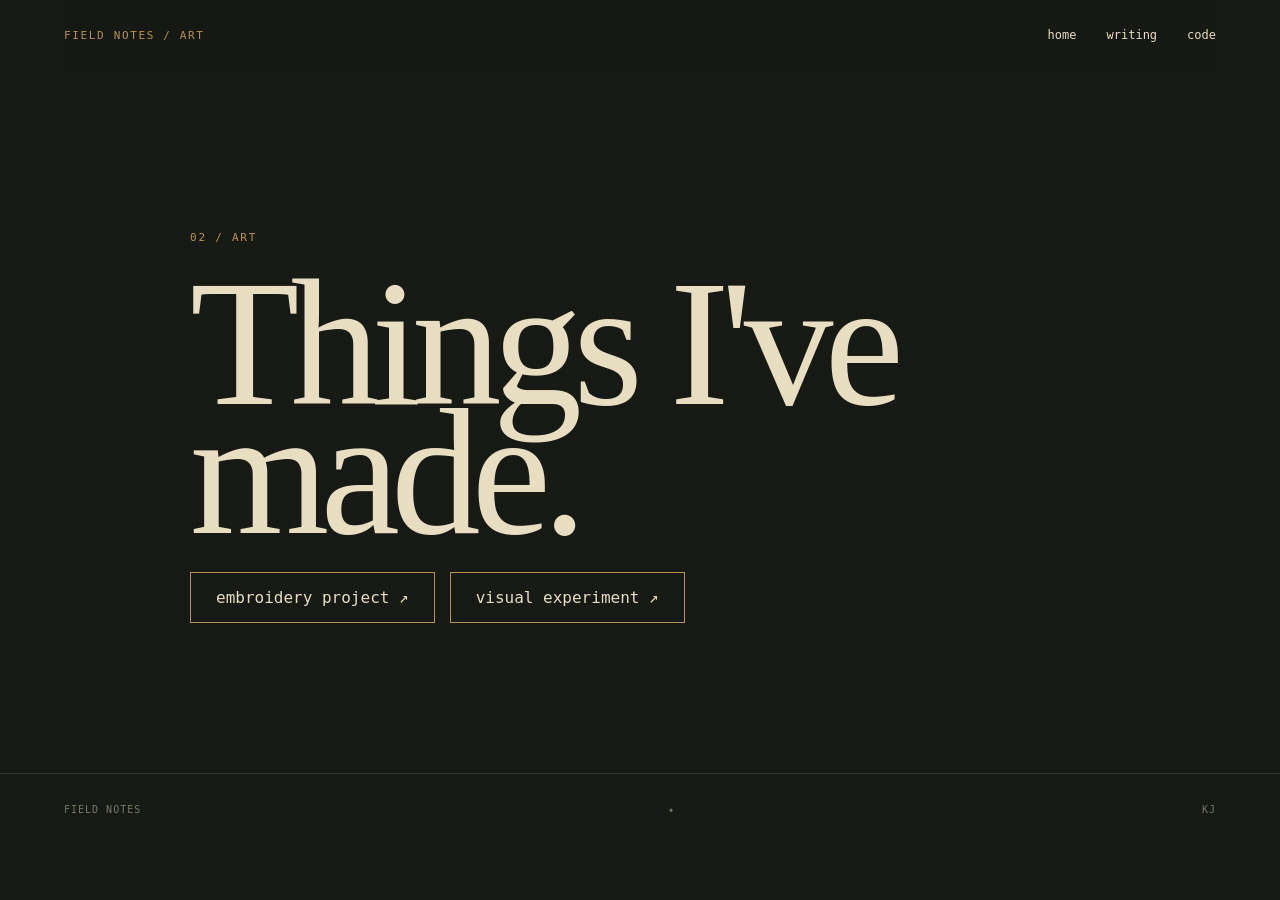
<file: art/index.html>
<!DOCTYPE html>
<html lang="en">

<head>

    <meta charset="UTF-8">

    <meta
        name="viewport"
        content="width=device-width, initial-scale=1.0"
    >

    <title>KJ — art</title>

    <link
        rel="stylesheet"
        href="../style.css"
    >

</head>


<body>

<header>

    <div class="label">
        FIELD NOTES / ART
    </div>

    <nav>
        <a href="../">home</a>
        <a href="../writing/">writing</a>
        <a href="../code/">code</a>
    </nav>

</header>


<main>

    <section class="elsewhere">

        <p class="kicker">
            02 / ART
        </p>

        <h1>
            Things I've made.
        </h1>

        <div class="elsewhere-links">

            <a href="#">
                embroidery project ↗
            </a>

            <a href="#">
                visual experiment ↗
            </a>

        </div>

    </section>

</main>

<footer>

    <span>FIELD NOTES</span>
    <span>✦</span>
    <span>KJ</span>

</footer>

</body>

</html>
</file>
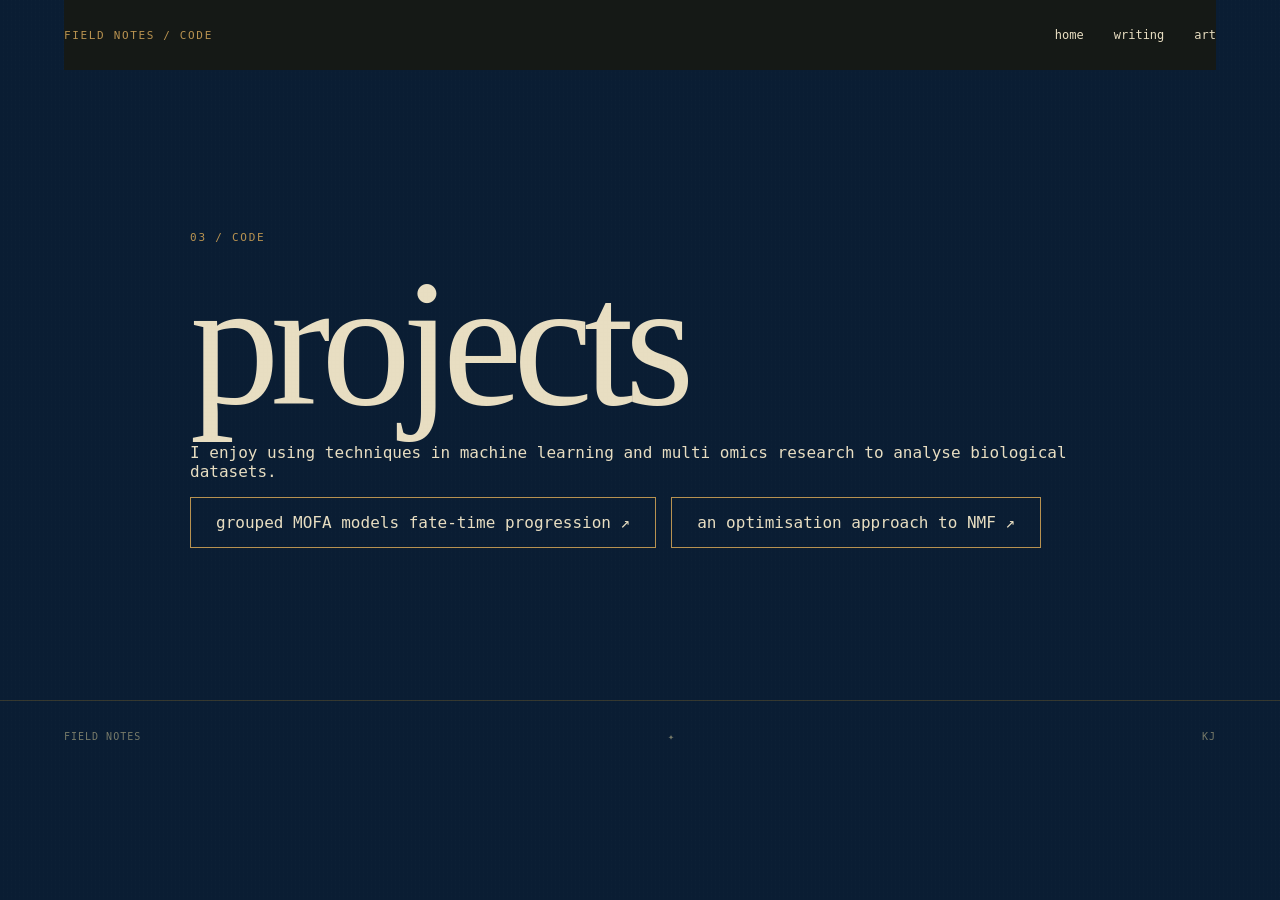
<file: code/index.html>
<!DOCTYPE html>
<html lang="en">

<head>

    <meta charset="UTF-8">

    <meta
        name="viewport"
        content="width=device-width, initial-scale=1.0"
    >

    <title>KJ — code</title>

    <link
        rel="stylesheet"
        href="../style.css"
    >

</head>


<body class="code-page">

<header>

    <div class="label">
        FIELD NOTES / CODE
    </div>

    <nav>
        <a href="../">home</a>
        <a href="../writing/">writing</a>
        <a href="../art/">art</a>
    </nav>

</header>


<main>

    <section class="elsewhere">

        <p class="kicker">
            03 / CODE
        </p>

        <h1>
            projects
        </h1>
        <p>
            I enjoy using techniques in machine learning and multi omics research
            to analyse biological datasets. 
        </p>

        <div class="elsewhere-links">

            <a href="MOFA/">
                grouped MOFA models fate-time progression ↗
            </a>

            <a href="NMF/">
                an optimisation approach to NMF ↗
            </a>

        </div>

    </section>

</main>

<footer>

    <span>FIELD NOTES</span>
    <span>✦</span>
    <span>KJ</span>

</footer>

</body>

</html>
</file>
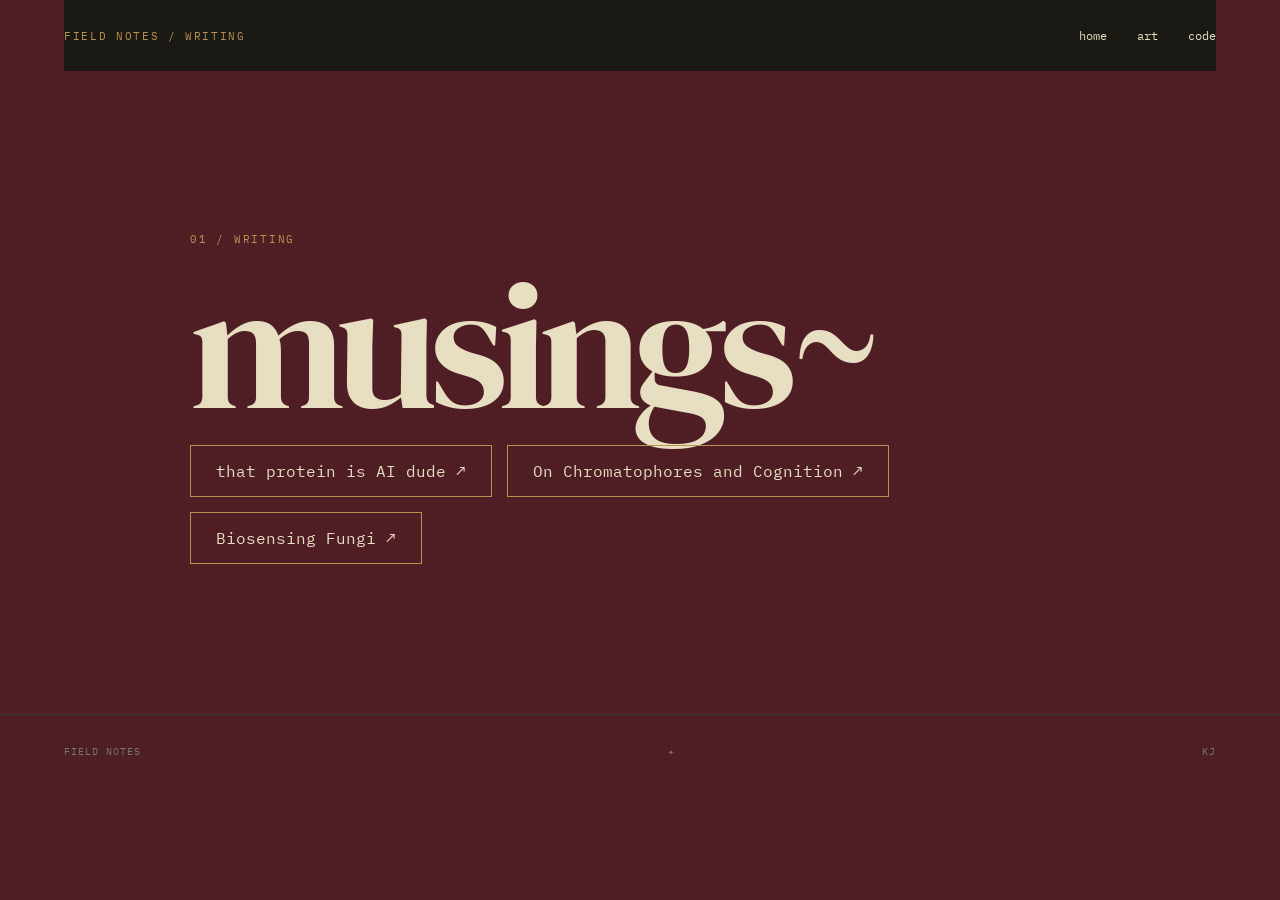
<file: writing/index.html>
<!DOCTYPE html>
<html lang="en">

<head>

    <meta charset="UTF-8">

    <meta
        name="viewport"
        content="width=device-width, initial-scale=1.0"
    >

    <title>writing</title>

    <link rel="preconnect" href="https://fonts.googleapis.com">
    <link rel="preconnect" href="https://fonts.gstatic.com" crossorigin>

    <link
        href="https://fonts.googleapis.com/css2?family=DM+Serif+Display&family=IBM+Plex+Mono:wght@400;500&display=swap"
        rel="stylesheet"
    >

    <link rel="stylesheet" href="../style.css">

</head>


<body class="writing-page">

<header>

    <div class="label">
        FIELD NOTES / WRITING
    </div>

    <nav>
        <a href="../">home</a>
        <a href="../art/">art</a>
        <a href="../code/">code</a>
    </nav>

</header>


<main>

    <section class="elsewhere">

        <p class="kicker">
            01 / WRITING
        </p>

        <h1>
            musings~
        </h1>

        <div class="elsewhere-links">
             <a href="my-first-post/">
                that protein is AI dude ↗
            </a>

            <a href="chromacog/">
                On Chromatophores and Cognition ↗
            </a>

            <a href="fungi/">
                Biosensing Fungi ↗
            </a>
           

        </div>

    </section>

</main>


<footer>

    <span>FIELD NOTES</span>
    <span>✦</span>
    <span>KJ</span>

</footer>

</body>

</html>
</file>
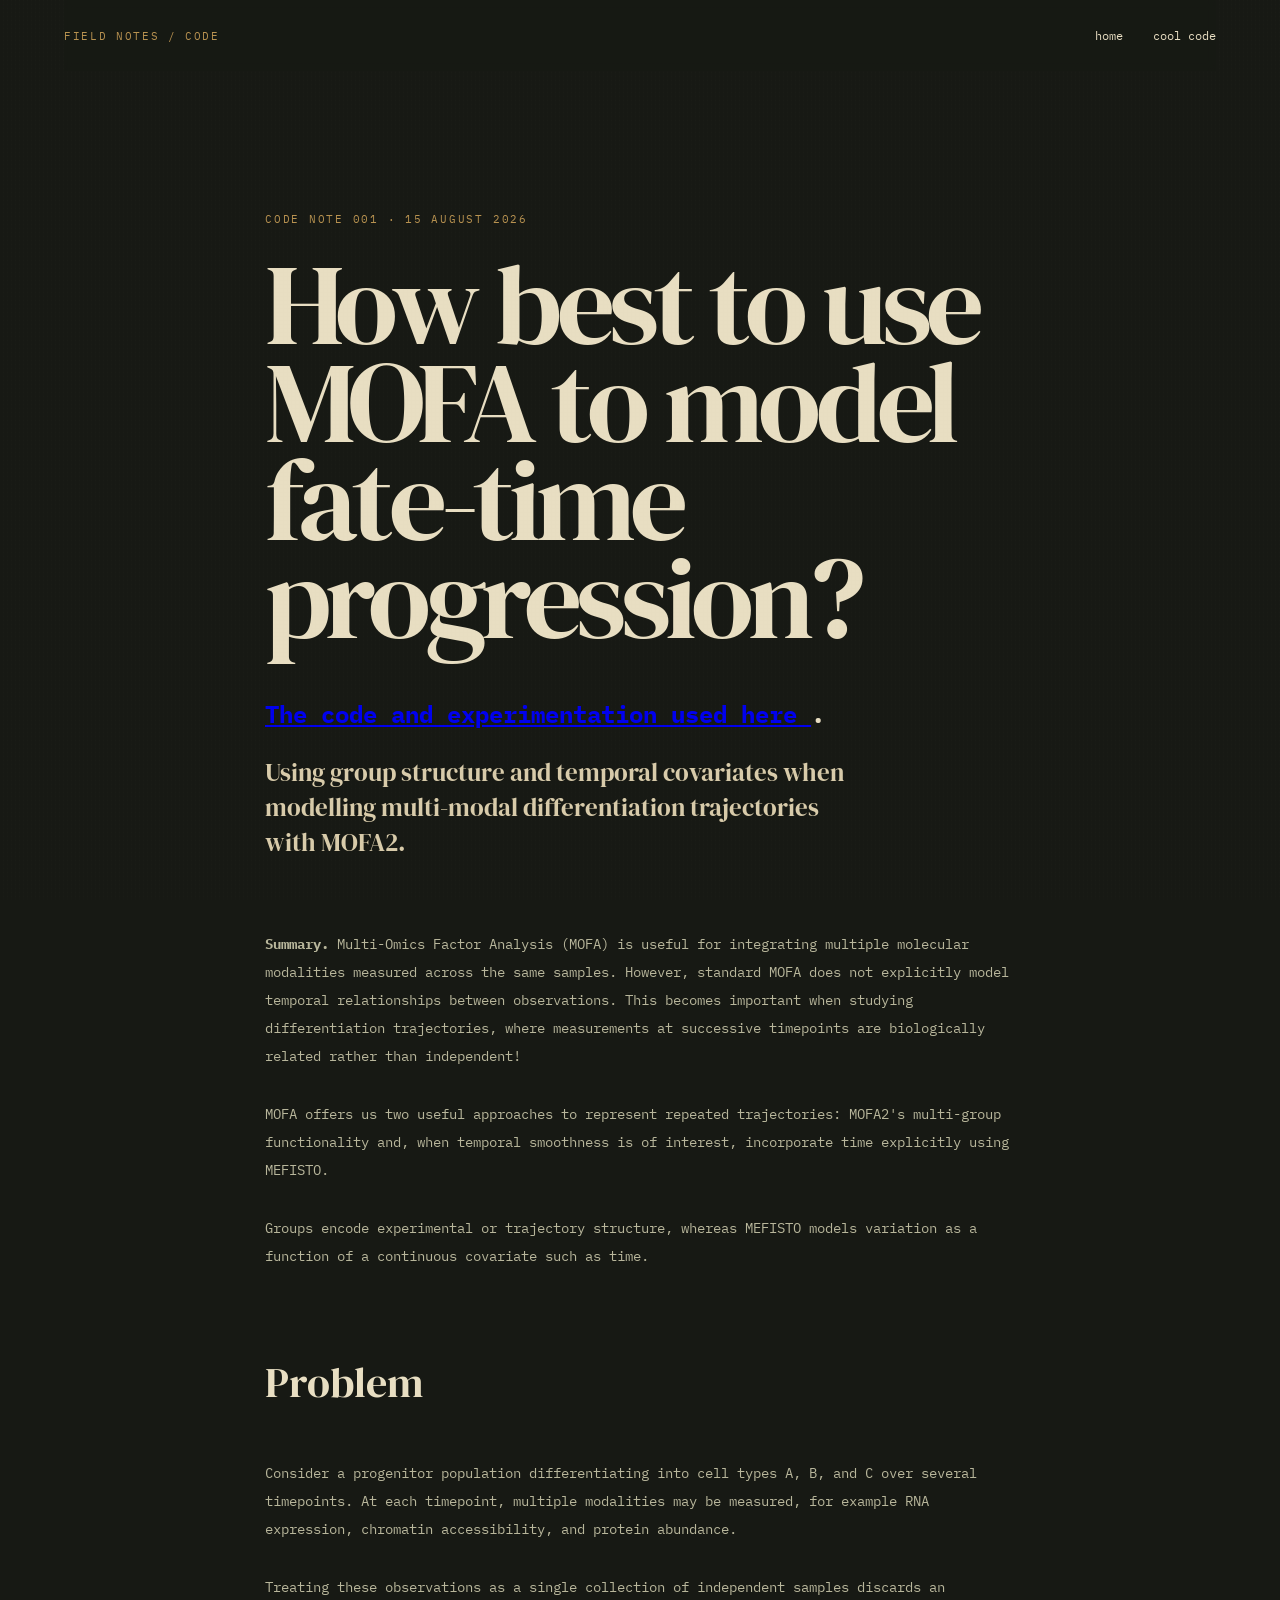
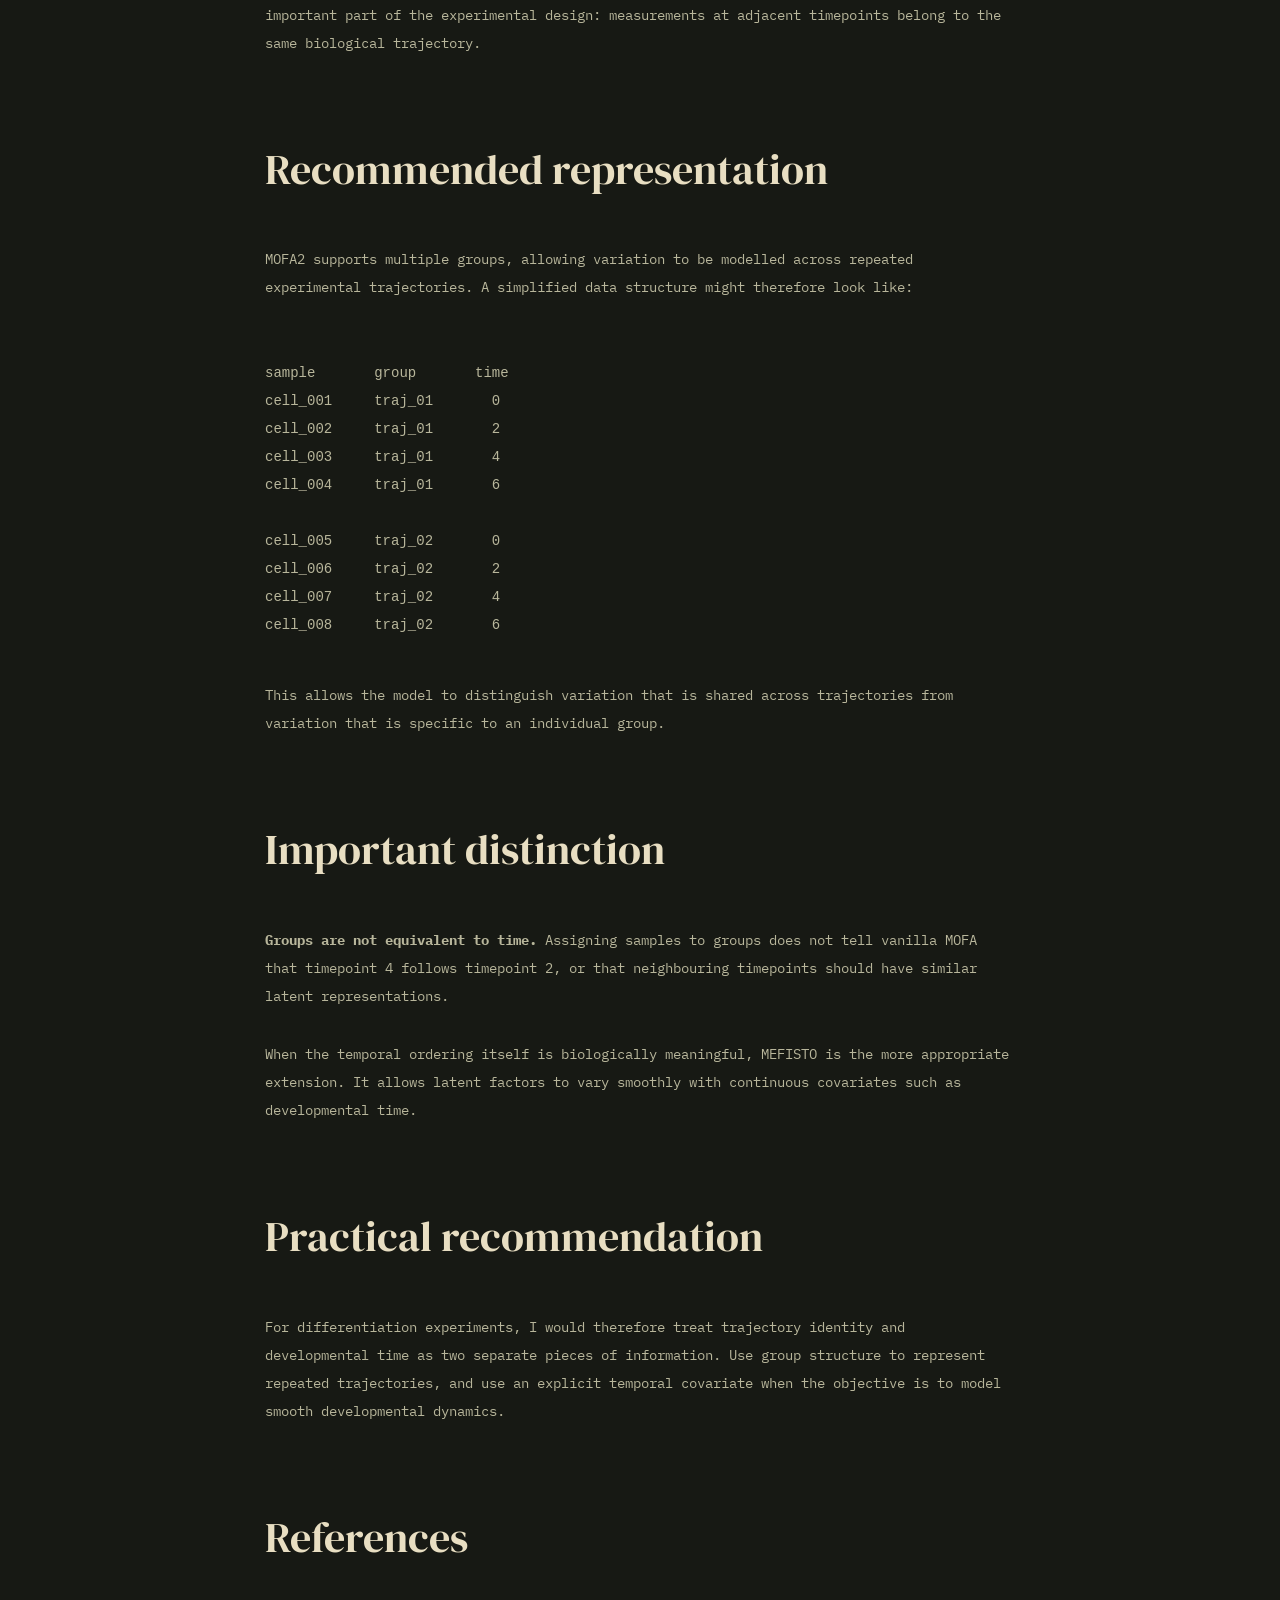
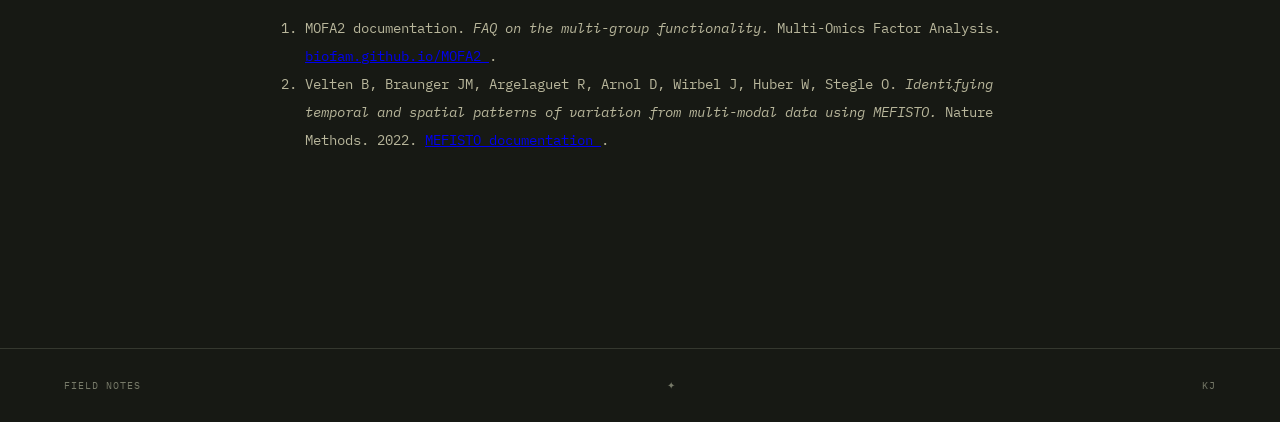
<file: code/MOFA/index.html>
<!DOCTYPE html>
<html lang="en">

<head>

    <meta charset="UTF-8">

    <meta
        name="viewport"
        content="width=device-width, initial-scale=1.0"
    >

    <title>MOFA, But Make It Temporal — KJ</title>

    <link rel="preconnect" href="https://fonts.googleapis.com">
    <link rel="preconnect" href="https://fonts.gstatic.com" crossorigin>

    <link
        href="https://fonts.googleapis.com/css2?family=DM+Serif+Display&family=IBM+Plex+Mono:wght@400;500&display=swap"
        rel="stylesheet"
    >

    <link rel="stylesheet" href="../../style.css">

</head>


<body>

<header>

    <div class="label">
        FIELD NOTES / CODE
    </div>

    <nav>

        <a href="../../">
            home
        </a>

        <a href="../">
            cool code
        </a>

    </nav>

</header>


<main>

    <article class="post">

        <p class="kicker">
            CODE NOTE 001 · 15 AUGUST 2026
        </p>

        <h1>
            How best to use MOFA to model fate-time progression?
        </h1>
          <h2> 
            <a
        href="https://github.com/kj0s/hidden_regulators_barcoding"
        target="_blank"
        rel="noopener noreferrer"
    >
        The code and experimentation used here
    </a>.
          </h2>
        <p class="post-intro">
    Using group structure and temporal covariates when modelling
    multi-modal differentiation trajectories with MOFA2.
</p>

<div class="post-body">

    <p>
        <strong>Summary.</strong>
        Multi-Omics Factor Analysis (MOFA) is useful for integrating
        multiple molecular modalities measured across the same samples.
        However, standard MOFA does not explicitly model temporal
        relationships between observations. This becomes important when
        studying differentiation trajectories, where measurements at
        successive timepoints are biologically related rather than
        independent! 
    </p>

    <p>
        MOFA offers us two useful approaches to represent repeated trajectories:
        MOFA2's multi-group functionality and, when temporal smoothness
        is of interest, incorporate time explicitly using MEFISTO.
        
    </p>
  <p>
    Groups encode experimental or trajectory structure, whereas MEFISTO models variation 
    as a function of a continuous covariate such as time.
  </p>

    <h2>
        Problem
    </h2>

    <p>
        Consider a progenitor population differentiating into cell types
        A, B, and C over several timepoints. At each timepoint, multiple
        modalities may be measured, for example RNA expression,
        chromatin accessibility, and protein abundance.
    </p>

    <p>
        Treating these observations as a single collection of independent
        samples discards an important part of the experimental design:
        measurements at adjacent timepoints belong to the same biological
        trajectory.
    </p>

    <h2>
        Recommended representation
    </h2>

    <p>
        MOFA2 supports multiple groups, allowing variation to be modelled
        across repeated experimental trajectories. A simplified data
        structure might therefore look like:
    </p>

    <pre><code>
sample       group       time
cell_001     traj_01       0
cell_002     traj_01       2
cell_003     traj_01       4
cell_004     traj_01       6

cell_005     traj_02       0
cell_006     traj_02       2
cell_007     traj_02       4
cell_008     traj_02       6
    </code></pre>

    <p>
        This allows the model to distinguish variation that is shared
        across trajectories from variation that is specific to an
        individual group.
    </p>

    <h2>
        Important distinction
    </h2>

    <p>
        <strong>Groups are not equivalent to time.</strong>
        Assigning samples to groups does not tell vanilla MOFA that
        timepoint 4 follows timepoint 2, or that neighbouring timepoints
        should have similar latent representations.
    </p>

    <p>
        When the temporal ordering itself is biologically meaningful,
        MEFISTO is the more appropriate extension. It allows latent
        factors to vary smoothly with continuous covariates such as
        developmental time.
    </p>

    <h2>
        Practical recommendation
    </h2>

    <p>
        For differentiation experiments, I would therefore treat
        trajectory identity and developmental time as two separate pieces
        of information. Use group structure to represent repeated
        trajectories, and use an explicit temporal covariate when the
        objective is to model smooth developmental dynamics.
    </p>
            <h2>
                References
            </h2>

            <ol>

                <li id="ref-1">
                    MOFA2 documentation.
                    <em>FAQ on the multi-group functionality.</em>
                    Multi-Omics Factor Analysis.
                    <a
                        href="https://biofam.github.io/MOFA2/faq.html"
                        target="_blank"
                        rel="noopener noreferrer"
                    >
                        biofam.github.io/MOFA2
                    </a>.
                </li>


                <li id="ref-2">
                    Velten B, Braunger JM, Argelaguet R, Arnol D,
                    Wirbel J, Huber W, Stegle O.
                    <em>
                        Identifying temporal and spatial patterns of variation
                        from multi-modal data using MEFISTO.
                    </em>
                    Nature Methods. 2022.
                    <a
                        href="https://biofam.github.io/MOFA2/MEFISTO.html"
                        target="_blank"
                        rel="noopener noreferrer"
                    >
                        MEFISTO documentation
                    </a>.
                </li>

            </ol>

        </div>

    </article>

</main>


<footer>

    <span>FIELD NOTES</span>
    <span>✦</span>
    <span>KJ</span>

</footer>

</body>

</html>
</file>
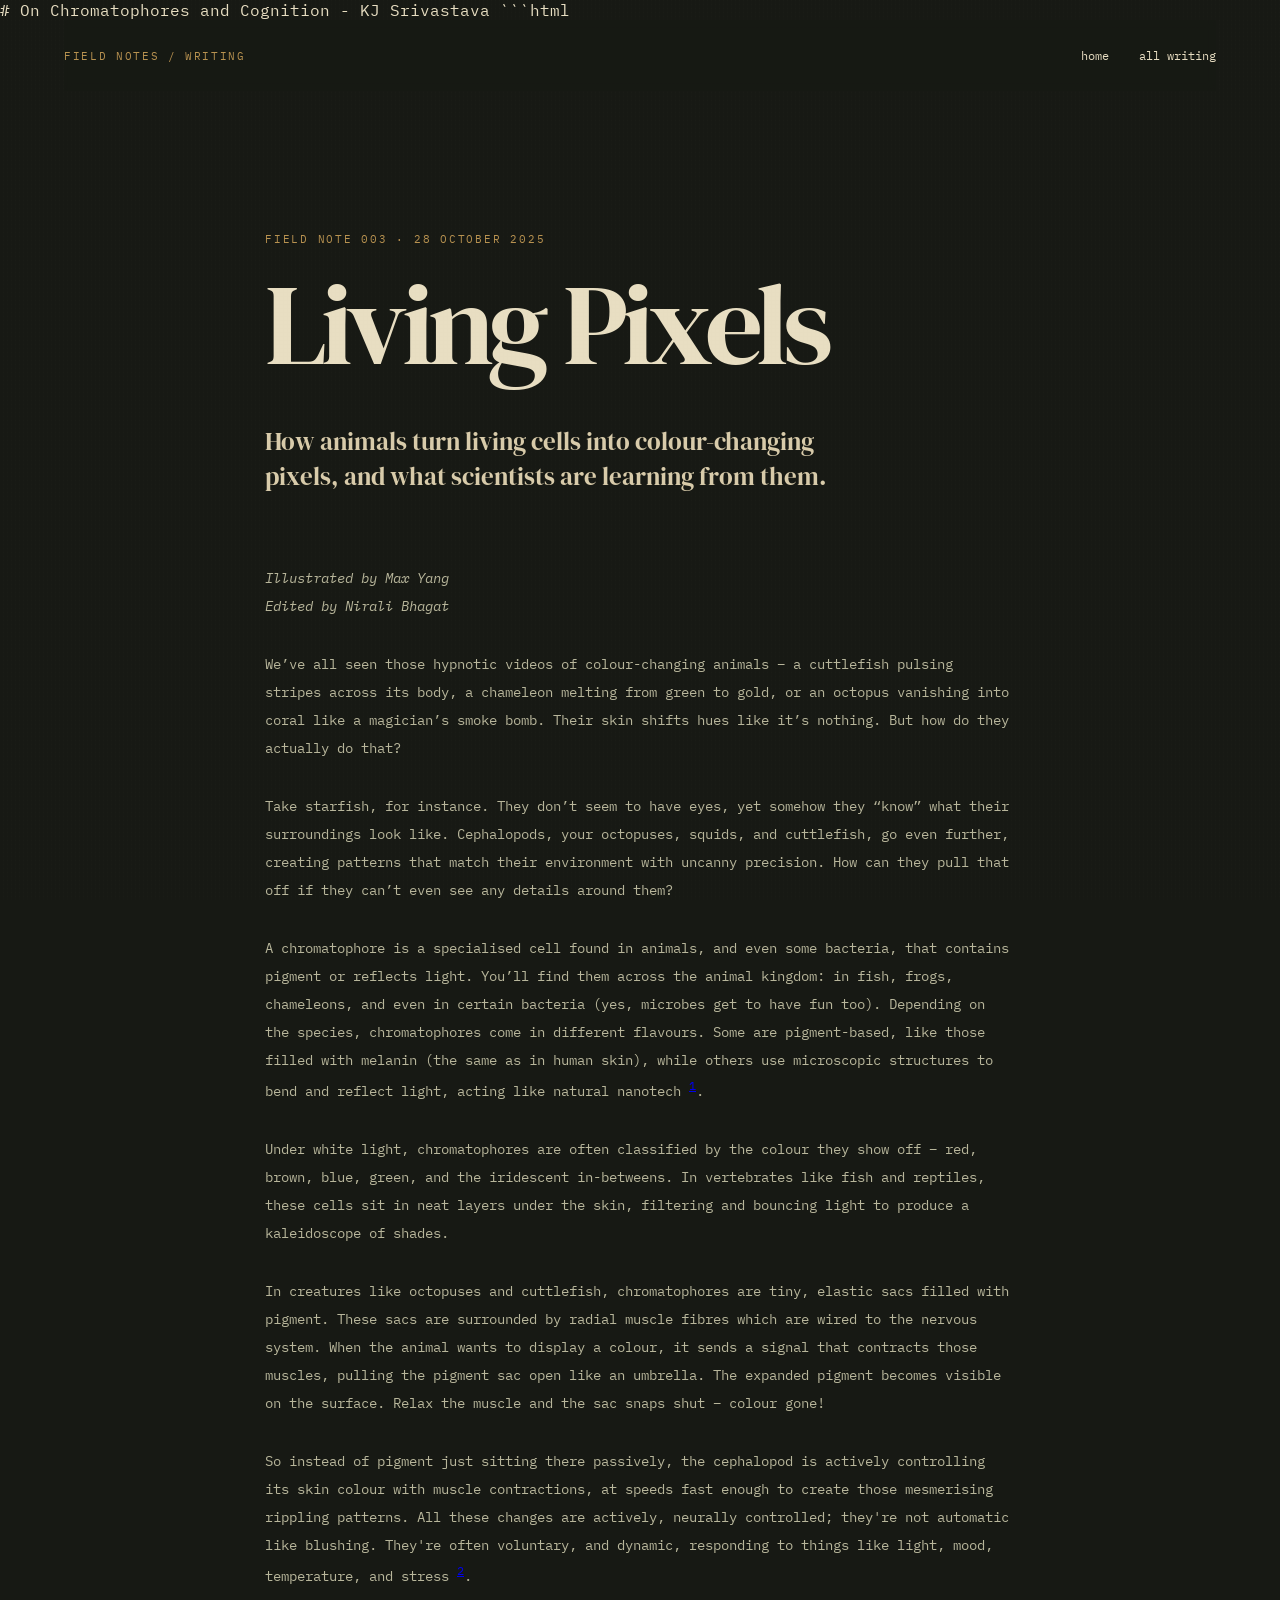
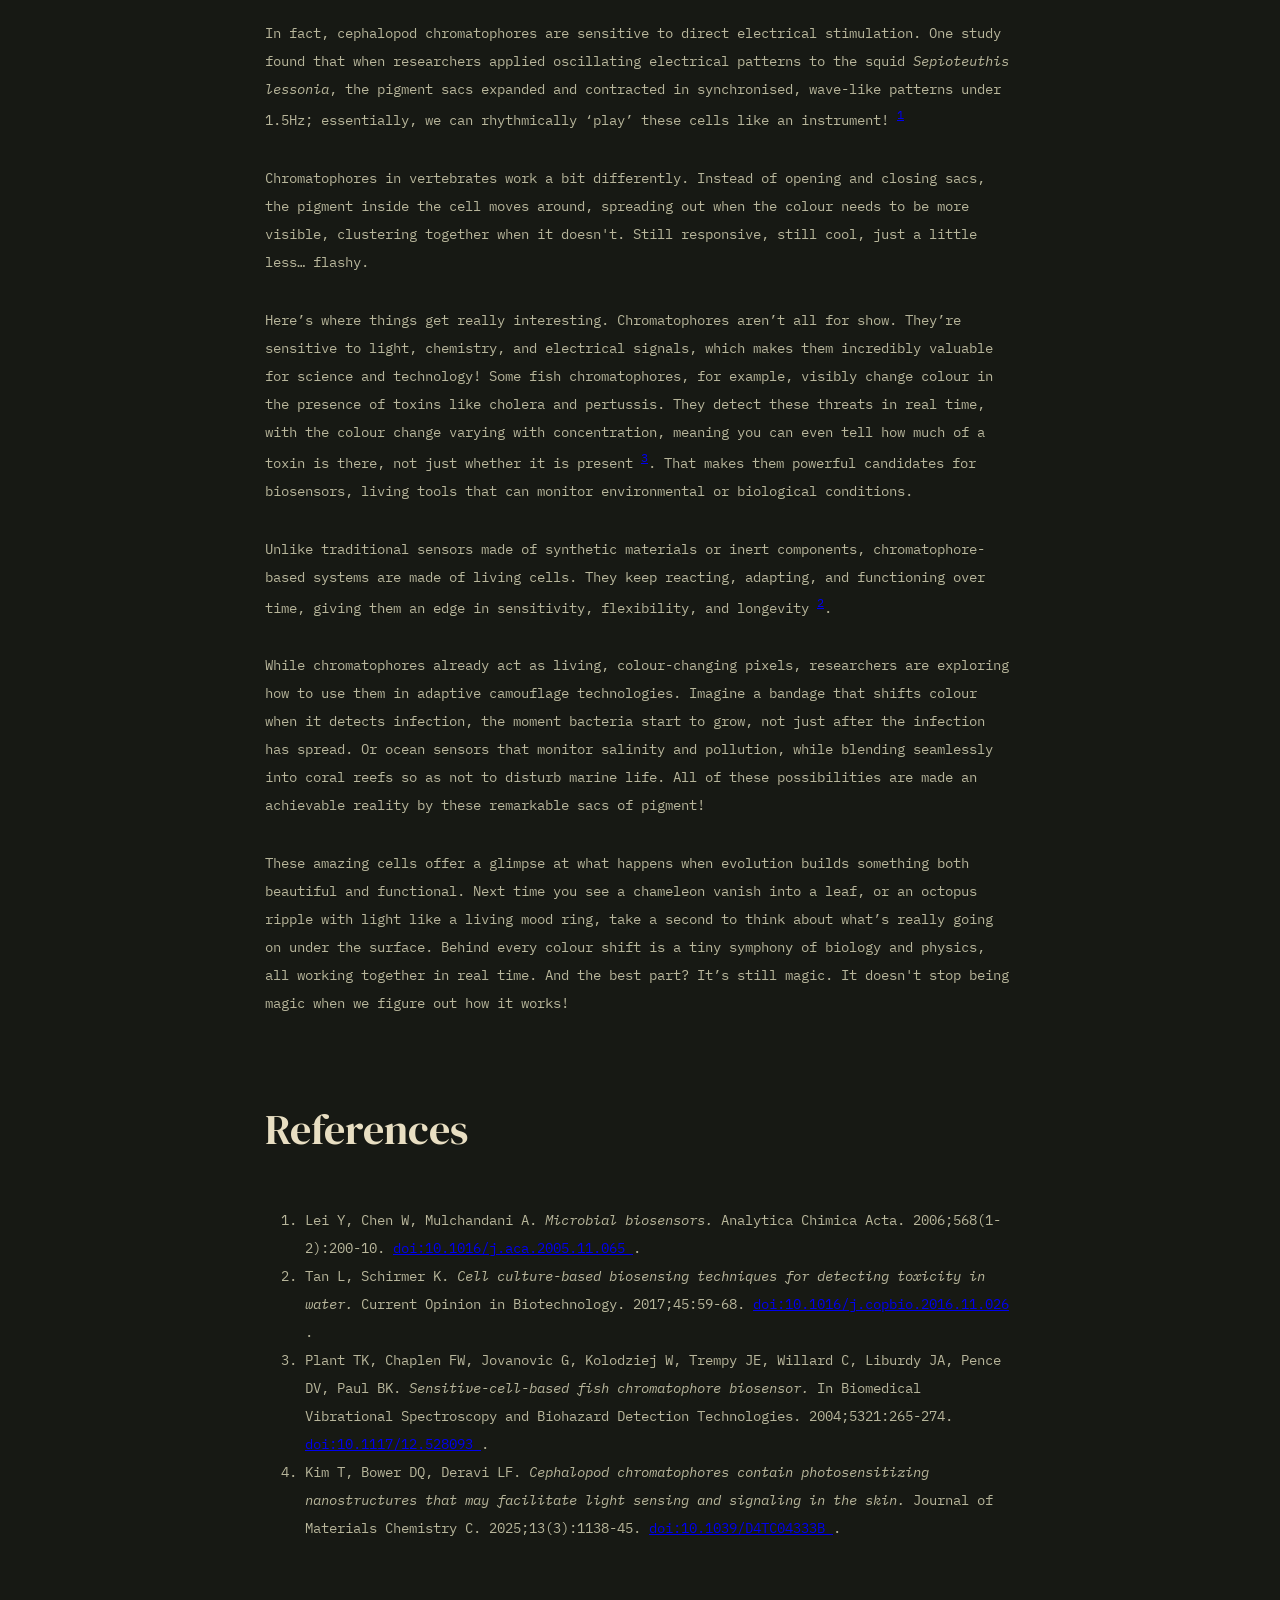
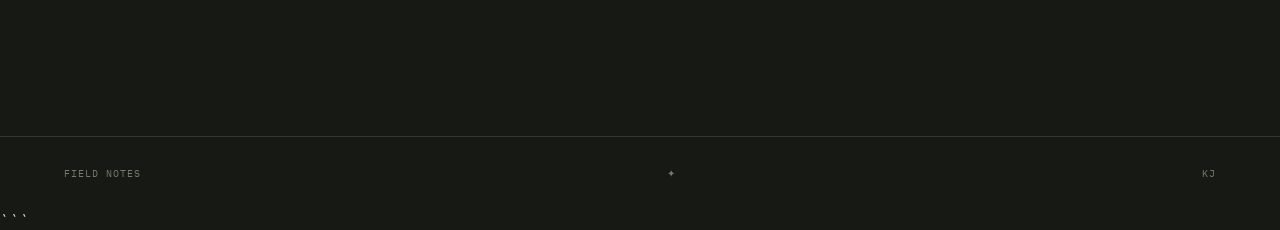
<file: writing/chromacog/index.html>
# On Chromatophores and Cognition - KJ Srivastava

```html
<!DOCTYPE html>
<html lang="en">

<head>

    <meta charset="UTF-8">

    <meta
        name="viewport"
        content="width=device-width, initial-scale=1.0"
    >

    <title>Living Pixels — KJ</title>

    <link rel="preconnect" href="https://fonts.googleapis.com">
    <link rel="preconnect" href="https://fonts.gstatic.com" crossorigin>

    <link
        href="https://fonts.googleapis.com/css2?family=DM+Serif+Display&family=IBM+Plex+Mono:wght@400;500&display=swap"
        rel="stylesheet"
    >

    <link rel="stylesheet" href="../../style.css">

</head>


<body>

<header>

    <div class="label">
        FIELD NOTES / WRITING
    </div>

    <nav>

        <a href="../../">
            home
        </a>

        <a href="../">
            all writing
        </a>

    </nav>

</header>


<main>

    <article class="post">

        <p class="kicker">
            FIELD NOTE 003 · 28 OCTOBER 2025
        </p>

        <h1>
            Living Pixels
        </h1>

        <p class="post-intro">
            How animals turn living cells into colour-changing pixels,
            and what scientists are learning from them.
        </p>


        <div class="post-body">

            <p>
                <em>Illustrated by Max Yang</em><br>
                <em>Edited by Nirali Bhagat</em>
            </p>


            <p>
                We’ve all seen those hypnotic videos of colour-changing
                animals – a cuttlefish pulsing stripes across its body,
                a chameleon melting from green to gold, or an octopus
                vanishing into coral like a magician’s smoke bomb. Their
                skin shifts hues like it’s nothing. But how do they
                actually do that?
            </p>


            <p>
                Take starfish, for instance. They don’t seem to have eyes,
                yet somehow they “know” what their surroundings look like.
                Cephalopods, your octopuses, squids, and cuttlefish, go
                even further, creating patterns that match their environment
                with uncanny precision. How can they pull that off if they
                can’t even see any details around them?
            </p>


            <p>
                A chromatophore is a specialised cell found in animals,
                and even some bacteria, that contains pigment or reflects
                light. You’ll find them across the animal kingdom: in fish,
                frogs, chameleons, and even in certain bacteria (yes,
                microbes get to have fun too). Depending on the species,
                chromatophores come in different flavours. Some are
                pigment-based, like those filled with melanin (the same as
                in human skin), while others use microscopic structures to
                bend and reflect light, acting like natural nanotech
                <sup><a href="#ref-1">1</a></sup>.
            </p>


            <p>
                Under white light, chromatophores are often classified by
                the colour they show off – red, brown, blue, green, and the
                iridescent in-betweens. In vertebrates like fish and reptiles,
                these cells sit in neat layers under the skin, filtering and
                bouncing light to produce a kaleidoscope of shades.
            </p>


            <p>
                In creatures like octopuses and cuttlefish, chromatophores
                are tiny, elastic sacs filled with pigment. These sacs are
                surrounded by radial muscle fibres which are wired to the
                nervous system. When the animal wants to display a colour,
                it sends a signal that contracts those muscles, pulling the
                pigment sac open like an umbrella. The expanded pigment
                becomes visible on the surface. Relax the muscle and the
                sac snaps shut – colour gone!
            </p>


            <p>
                So instead of pigment just sitting there passively, the
                cephalopod is actively controlling its skin colour with
                muscle contractions, at speeds fast enough to create those
                mesmerising rippling patterns. All these changes are
                actively, neurally controlled; they're not automatic like
                blushing. They're often voluntary, and dynamic, responding
                to things like light, mood, temperature, and stress
                <sup><a href="#ref-2">2</a></sup>.
            </p>


            <p>
                In fact, cephalopod chromatophores are sensitive to direct
                electrical stimulation. One study found that when researchers
                applied oscillating electrical patterns to the squid
                <em>Sepioteuthis lessonia</em>, the pigment sacs expanded
                and contracted in synchronised, wave-like patterns under
                1.5Hz; essentially, we can rhythmically ‘play’ these cells
                like an instrument!
                <sup><a href="#ref-1">1</a></sup>
            </p>


            <p>
                Chromatophores in vertebrates work a bit differently.
                Instead of opening and closing sacs, the pigment inside
                the cell moves around, spreading out when the colour needs
                to be more visible, clustering together when it doesn't.
                Still responsive, still cool, just a little less… flashy.
            </p>


            <p>
                Here’s where things get really interesting. Chromatophores
                aren’t all for show. They’re sensitive to light, chemistry,
                and electrical signals, which makes them incredibly valuable
                for science and technology! Some fish chromatophores, for
                example, visibly change colour in the presence of toxins
                like cholera and pertussis. They detect these threats in
                real time, with the colour change varying with concentration,
                meaning you can even tell how much of a toxin is there,
                not just whether it is present
                <sup><a href="#ref-3">3</a></sup>.
                That makes them powerful candidates for biosensors, living
                tools that can monitor environmental or biological
                conditions.
            </p>


            <p>
                Unlike traditional sensors made of synthetic materials or
                inert components, chromatophore-based systems are made of
                living cells. They keep reacting, adapting, and functioning
                over time, giving them an edge in sensitivity, flexibility,
                and longevity
                <sup><a href="#ref-2">2</a></sup>.
            </p>


            <p>
                While chromatophores already act as living, colour-changing
                pixels, researchers are exploring how to use them in
                adaptive camouflage technologies. Imagine a bandage that
                shifts colour when it detects infection, the moment bacteria
                start to grow, not just after the infection has spread.
                Or ocean sensors that monitor salinity and pollution, while
                blending seamlessly into coral reefs so as not to disturb
                marine life. All of these possibilities are made an
                achievable reality by these remarkable sacs of pigment!
            </p>


            <p>
                These amazing cells offer a glimpse at what happens when
                evolution builds something both beautiful and functional.
                Next time you see a chameleon vanish into a leaf, or an
                octopus ripple with light like a living mood ring, take a
                second to think about what’s really going on under the
                surface. Behind every colour shift is a tiny symphony of
                biology and physics, all working together in real time.
                And the best part? It’s still magic. It doesn't stop being
                magic when we figure out how it works!
            </p>


            <h2>
                References
            </h2>

            <ol>

                <li id="ref-1">
                    Lei Y, Chen W, Mulchandani A.
                    <em>Microbial biosensors.</em>
                    Analytica Chimica Acta.
                    2006;568(1-2):200-10.
                    <a
                        href="https://doi.org/10.1016/j.aca.2005.11.065"
                        target="_blank"
                        rel="noopener noreferrer"
                    >
                        doi:10.1016/j.aca.2005.11.065
                    </a>.
                </li>


                <li id="ref-2">
                    Tan L, Schirmer K.
                    <em>
                        Cell culture-based biosensing techniques for detecting
                        toxicity in water.
                    </em>
                    Current Opinion in Biotechnology.
                    2017;45:59-68.
                    <a
                        href="https://doi.org/10.1016/j.copbio.2016.11.026"
                        target="_blank"
                        rel="noopener noreferrer"
                    >
                        doi:10.1016/j.copbio.2016.11.026
                    </a>.
                </li>


                <li id="ref-3">
                    Plant TK, Chaplen FW, Jovanovic G, Kolodziej W,
                    Trempy JE, Willard C, Liburdy JA, Pence DV, Paul BK.
                    <em>Sensitive-cell-based fish chromatophore biosensor.</em>
                    In Biomedical Vibrational Spectroscopy and Biohazard
                    Detection Technologies.
                    2004;5321:265-274.
                    <a
                        href="https://doi.org/10.1117/12.528093"
                        target="_blank"
                        rel="noopener noreferrer"
                    >
                        doi:10.1117/12.528093
                    </a>.
                </li>


                <li id="ref-4">
                    Kim T, Bower DQ, Deravi LF.
                    <em>
                        Cephalopod chromatophores contain photosensitizing
                        nanostructures that may facilitate light sensing and
                        signaling in the skin.
                    </em>
                    Journal of Materials Chemistry C.
                    2025;13(3):1138-45.
                    <a
                        href="https://doi.org/10.1039/D4TC04333B"
                        target="_blank"
                        rel="noopener noreferrer"
                    >
                        doi:10.1039/D4TC04333B
                    </a>.
                </li>

            </ol>

        </div>

    </article>

</main>


<footer>

    <span>FIELD NOTES</span>
    <span>✦</span>
    <span>KJ</span>

</footer>

</body>

</html>
```
</file>
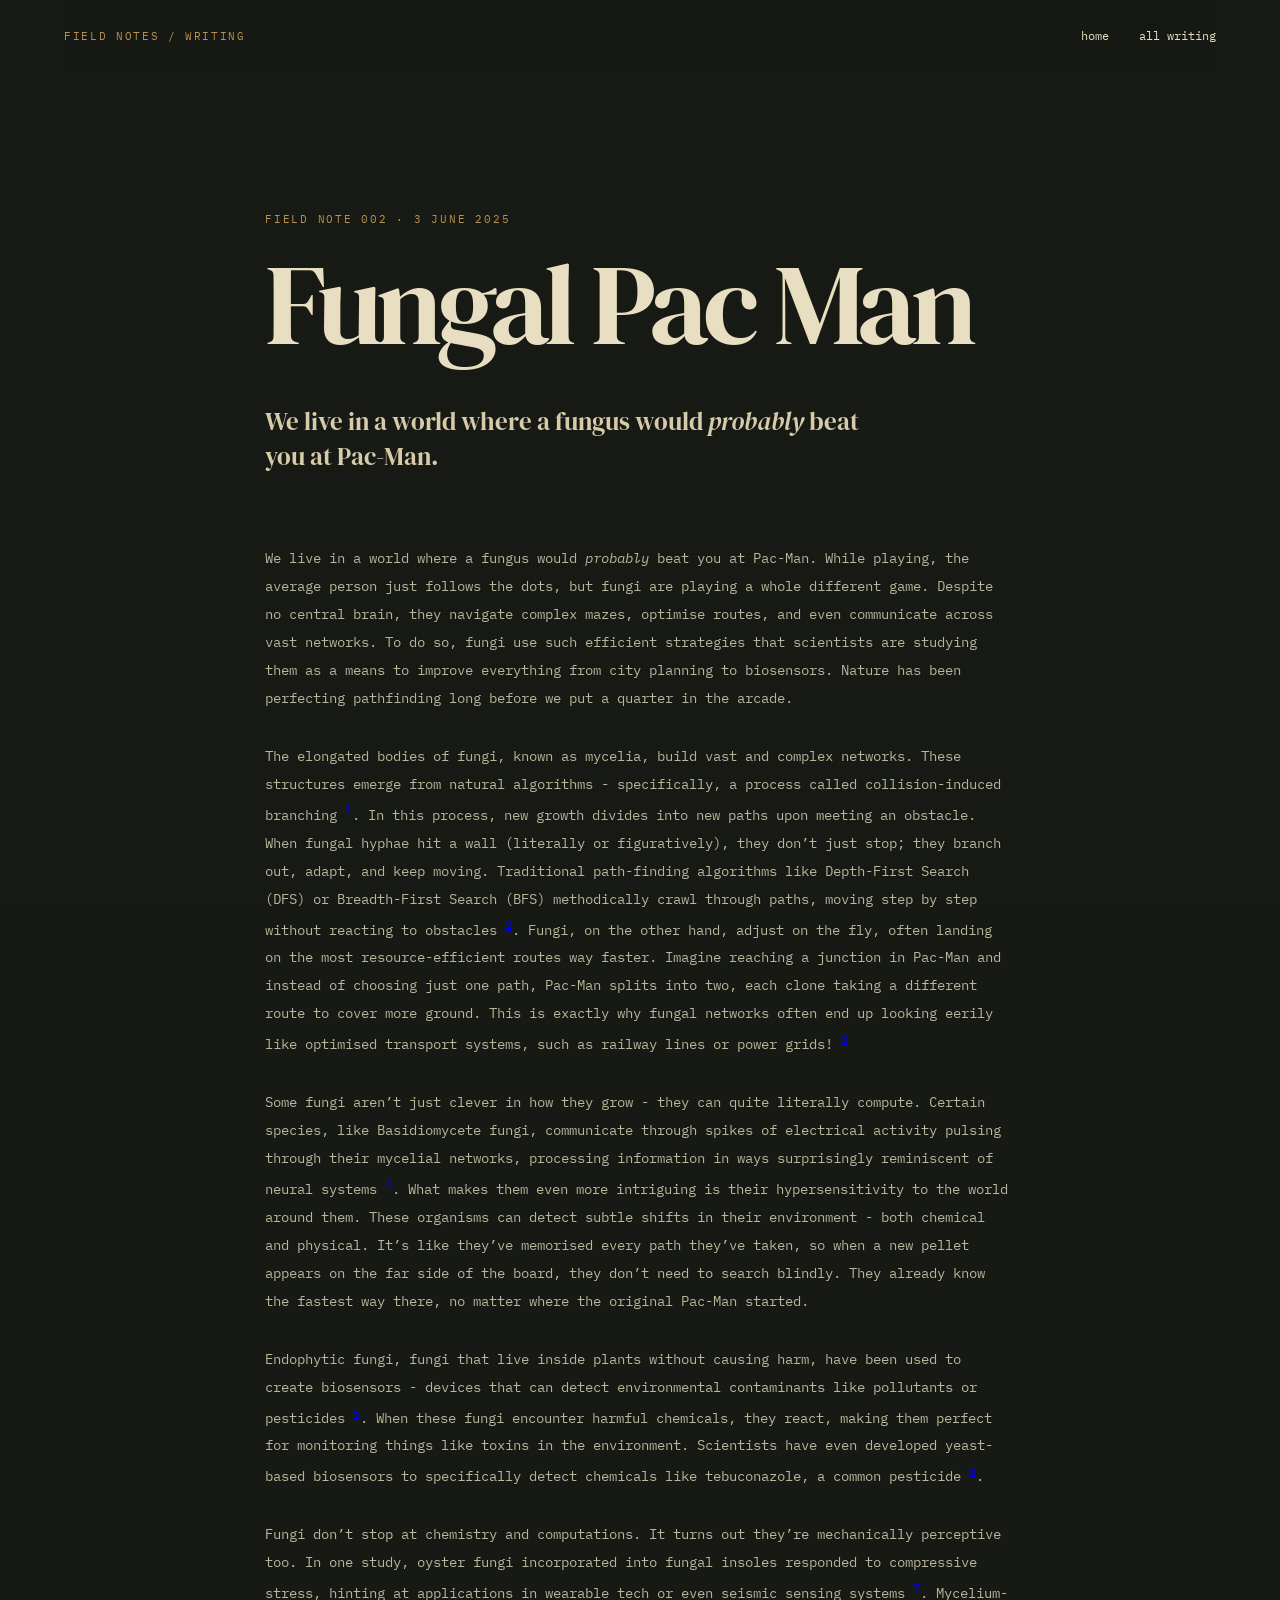
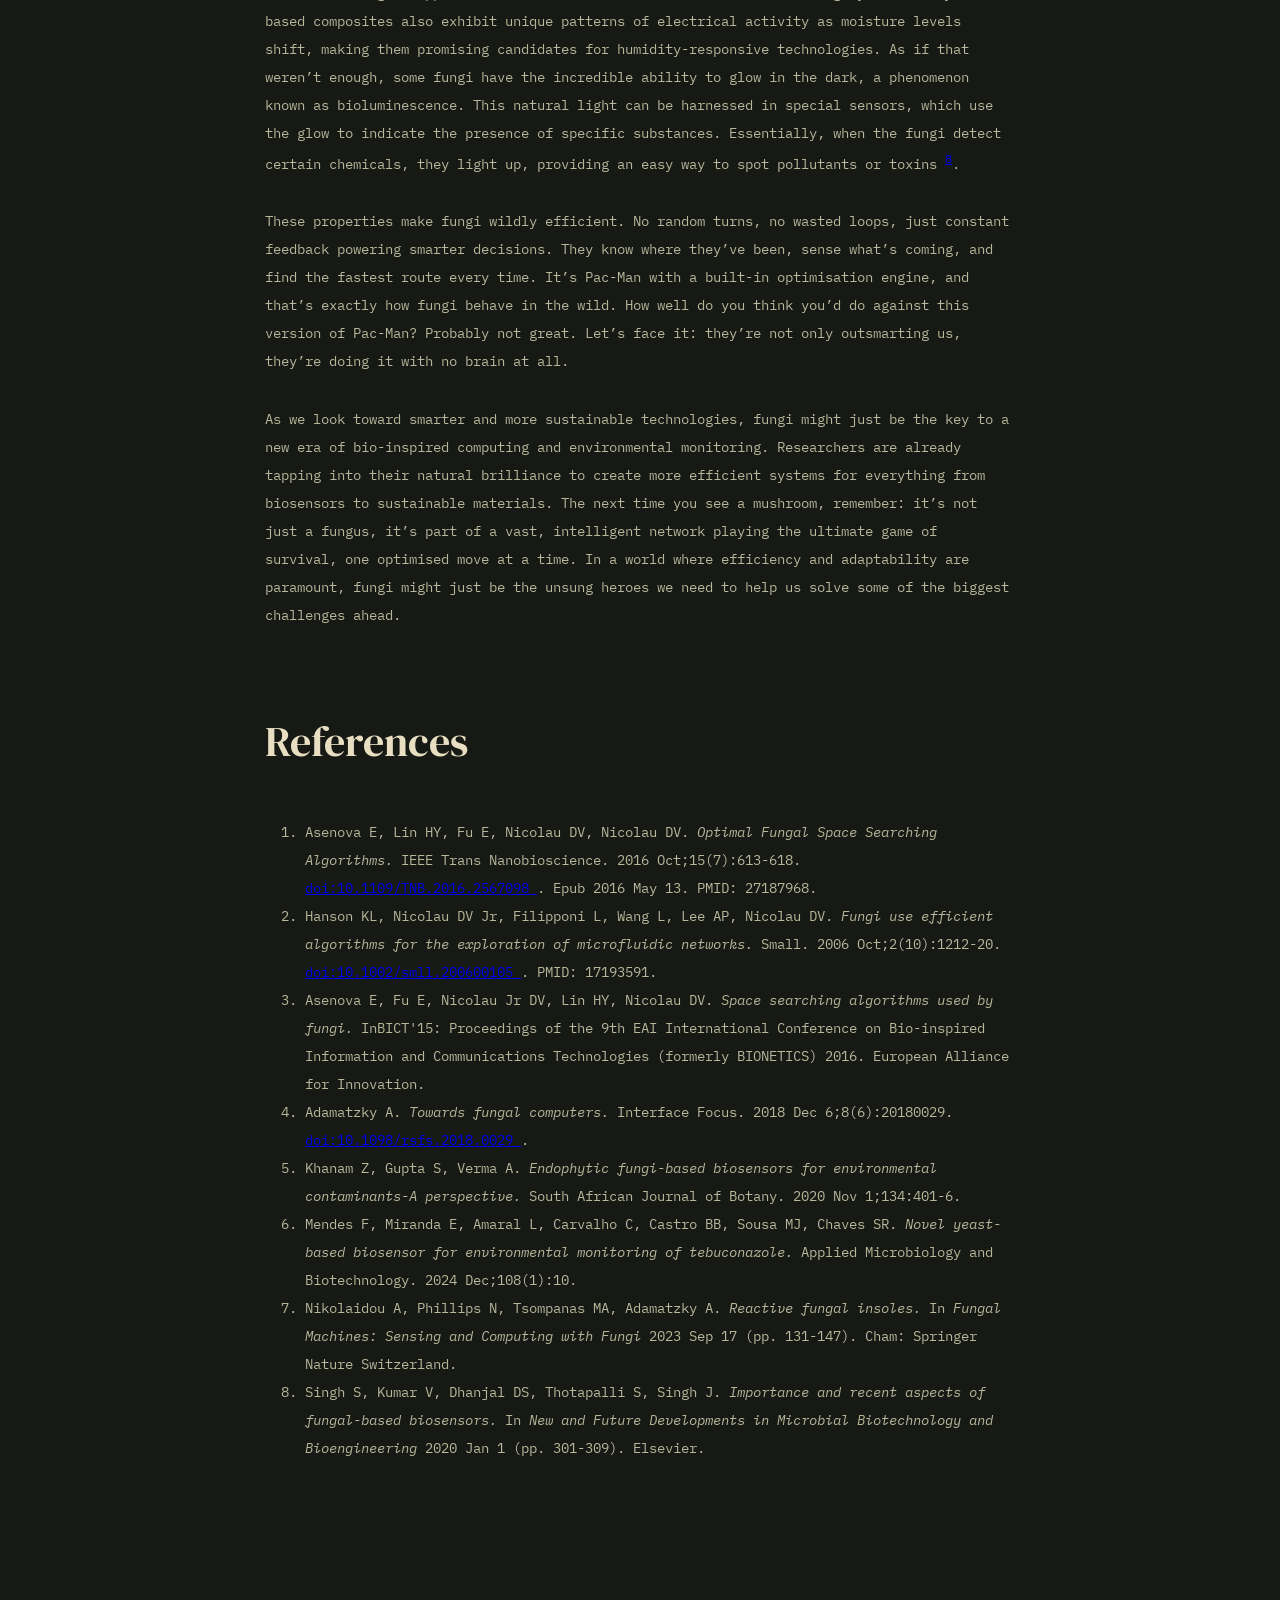
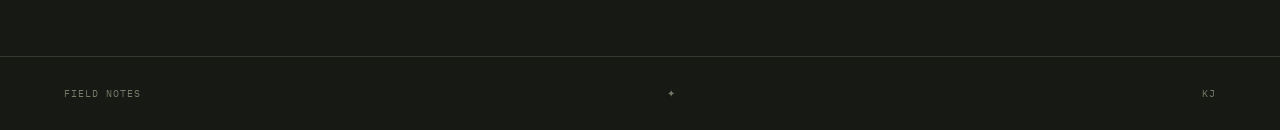
<file: writing/fungi/index.html>
<!DOCTYPE html>
<html lang="en">

<head>

    <meta charset="UTF-8">

    <meta
        name="viewport"
        content="width=device-width, initial-scale=1.0"
    >

    <title>Fungal Pac Man — KJ</title>

    <link rel="preconnect" href="https://fonts.googleapis.com">
    <link rel="preconnect" href="https://fonts.gstatic.com" crossorigin>

    <link
        href="https://fonts.googleapis.com/css2?family=DM+Serif+Display&family=IBM+Plex+Mono:wght@400;500&display=swap"
        rel="stylesheet"
    >

    <link rel="stylesheet" href="../../style.css">

</head>


<body>

<header>

    <div class="label">
        FIELD NOTES / WRITING
    </div>

    <nav>

        <a href="../../">
            home
        </a>

        <a href="../">
            all writing
        </a>

    </nav>

</header>


<main>

    <article class="post">

        <p class="kicker">
            FIELD NOTE 002 · 3 JUNE 2025
        </p>

        <h1>
            Fungal Pac Man
        </h1>

        <p class="post-intro">
            We live in a world where a fungus would
            <em>probably</em> beat you at Pac-Man.
        </p>


        <div class="post-body">

            <p>
                We live in a world where a fungus would <em>probably</em>
                beat you at Pac-Man. While playing, the average person
                just follows the dots, but fungi are playing a whole
                different game. Despite no central brain, they navigate
                complex mazes, optimise routes, and even communicate
                across vast networks. To do so, fungi use such efficient
                strategies that scientists are studying them as a means
                to improve everything from city planning to biosensors.
                Nature has been perfecting pathfinding long before we put
                a quarter in the arcade.
            </p>


            <p>
                The elongated bodies of fungi, known as mycelia, build
                vast and complex networks. These structures emerge from
                natural algorithms - specifically, a process called
                collision-induced branching
                <sup><a href="#ref-1">1</a></sup>.
                In this process, new growth divides into new paths upon
                meeting an obstacle. When fungal hyphae hit a wall
                (literally or figuratively), they don’t just stop; they
                branch out, adapt, and keep moving. Traditional
                path-finding algorithms like Depth-First Search (DFS) or
                Breadth-First Search (BFS) methodically crawl through
                paths, moving step by step without reacting to obstacles
                <sup><a href="#ref-2">2</a></sup>.
                Fungi, on the other hand, adjust on the fly, often landing
                on the most resource-efficient routes way faster.
                Imagine reaching a junction in Pac-Man and instead of
                choosing just one path, Pac-Man splits into two, each clone
                taking a different route to cover more ground. This is
                exactly why fungal networks often end up looking eerily
                like optimised transport systems, such as railway lines
                or power grids!
                <sup><a href="#ref-3">3</a></sup>
            </p>


            <p>
                Some fungi aren’t just clever in how they grow - they can
                quite literally compute. Certain species, like
                Basidiomycete fungi, communicate through spikes of electrical
                activity pulsing through their mycelial networks, processing
                information in ways surprisingly reminiscent of neural
                systems
                <sup><a href="#ref-4">4</a></sup>.
                What makes them even more intriguing is their hypersensitivity
                to the world around them. These organisms can detect subtle
                shifts in their environment - both chemical and physical.
                It’s like they’ve memorised every path they’ve taken, so
                when a new pellet appears on the far side of the board,
                they don’t need to search blindly. They already know the
                fastest way there, no matter where the original Pac-Man
                started.
            </p>


            <p>
                Endophytic fungi, fungi that live inside plants without
                causing harm, have been used to create biosensors - devices
                that can detect environmental contaminants like pollutants
                or pesticides
                <sup><a href="#ref-5">5</a></sup>.
                When these fungi encounter harmful chemicals, they react,
                making them perfect for monitoring things like toxins in
                the environment. Scientists have even developed yeast-based
                biosensors to specifically detect chemicals like tebuconazole,
                a common pesticide
                <sup><a href="#ref-6">6</a></sup>.
            </p>


            <p>
                Fungi don’t stop at chemistry and computations. It turns
                out they’re mechanically perceptive too. In one study,
                oyster fungi incorporated into fungal insoles responded
                to compressive stress, hinting at applications in wearable
                tech or even seismic sensing systems
                <sup><a href="#ref-7">7</a></sup>.
                Mycelium-based composites also exhibit unique patterns of
                electrical activity as moisture levels shift, making them
                promising candidates for humidity-responsive technologies.
                As if that weren’t enough, some fungi have the incredible
                ability to glow in the dark, a phenomenon known as
                bioluminescence. This natural light can be harnessed in
                special sensors, which use the glow to indicate the presence
                of specific substances. Essentially, when the fungi detect
                certain chemicals, they light up, providing an easy way to
                spot pollutants or toxins
                <sup><a href="#ref-8">8</a></sup>.
            </p>


            <p>
                These properties make fungi wildly efficient. No random
                turns, no wasted loops, just constant feedback powering
                smarter decisions. They know where they’ve been, sense
                what’s coming, and find the fastest route every time.
                It’s Pac-Man with a built-in optimisation engine, and that’s
                exactly how fungi behave in the wild. How well do you think
                you’d do against this version of Pac-Man? Probably not great.
                Let’s face it: they’re not only outsmarting us, they’re doing
                it with no brain at all.
            </p>


            <p>
                As we look toward smarter and more sustainable technologies,
                fungi might just be the key to a new era of bio-inspired
                computing and environmental monitoring. Researchers are
                already tapping into their natural brilliance to create
                more efficient systems for everything from biosensors to
                sustainable materials. The next time you see a mushroom,
                remember: it’s not just a fungus, it’s part of a vast,
                intelligent network playing the ultimate game of survival,
                one optimised move at a time. In a world where efficiency
                and adaptability are paramount, fungi might just be the
                unsung heroes we need to help us solve some of the biggest
                challenges ahead.
            </p>


            <h2>
                References
            </h2>

            <ol>

                <li id="ref-1">
                    Asenova E, Lin HY, Fu E, Nicolau DV, Nicolau DV.
                    <em>Optimal Fungal Space Searching Algorithms.</em>
                    IEEE Trans Nanobioscience.
                    2016 Oct;15(7):613-618.
                    <a
                        href="https://doi.org/10.1109/TNB.2016.2567098"
                        target="_blank"
                        rel="noopener noreferrer"
                    >
                        doi:10.1109/TNB.2016.2567098
                    </a>.
                    Epub 2016 May 13. PMID: 27187968.
                </li>


                <li id="ref-2">
                    Hanson KL, Nicolau DV Jr, Filipponi L, Wang L,
                    Lee AP, Nicolau DV.
                    <em>
                        Fungi use efficient algorithms for the exploration
                        of microfluidic networks.
                    </em>
                    Small. 2006 Oct;2(10):1212-20.
                    <a
                        href="https://doi.org/10.1002/smll.200600105"
                        target="_blank"
                        rel="noopener noreferrer"
                    >
                        doi:10.1002/smll.200600105
                    </a>.
                    PMID: 17193591.
                </li>


                <li id="ref-3">
                    Asenova E, Fu E, Nicolau Jr DV, Lin HY, Nicolau DV.
                    <em>
                        Space searching algorithms used by fungi.
                    </em>
                    InBICT'15: Proceedings of the 9th EAI International
                    Conference on Bio-inspired Information and
                    Communications Technologies (formerly BIONETICS)
                    2016. European Alliance for Innovation.
                </li>


                <li id="ref-4">
                    Adamatzky A.
                    <em>Towards fungal computers.</em>
                    Interface Focus. 2018 Dec 6;8(6):20180029.
                    <a
                        href="https://doi.org/10.1098/rsfs.2018.0029"
                        target="_blank"
                        rel="noopener noreferrer"
                    >
                        doi:10.1098/rsfs.2018.0029
                    </a>.
                </li>


                <li id="ref-5">
                    Khanam Z, Gupta S, Verma A.
                    <em>
                        Endophytic fungi-based biosensors for environmental
                        contaminants-A perspective.
                    </em>
                    South African Journal of Botany.
                    2020 Nov 1;134:401-6.
                </li>


                <li id="ref-6">
                    Mendes F, Miranda E, Amaral L, Carvalho C, Castro BB,
                    Sousa MJ, Chaves SR.
                    <em>
                        Novel yeast-based biosensor for environmental
                        monitoring of tebuconazole.
                    </em>
                    Applied Microbiology and Biotechnology.
                    2024 Dec;108(1):10.
                </li>


                <li id="ref-7">
                    Nikolaidou A, Phillips N, Tsompanas MA, Adamatzky A.
                    <em>Reactive fungal insoles.</em>
                    In <em>Fungal Machines: Sensing and Computing with Fungi</em>
                    2023 Sep 17 (pp. 131-147).
                    Cham: Springer Nature Switzerland.
                </li>


                <li id="ref-8">
                    Singh S, Kumar V, Dhanjal DS, Thotapalli S, Singh J.
                    <em>
                        Importance and recent aspects of fungal-based biosensors.
                    </em>
                    In <em>
                        New and Future Developments in Microbial Biotechnology
                        and Bioengineering
                    </em>
                    2020 Jan 1 (pp. 301-309). Elsevier.
                </li>

            </ol>

        </div>

    </article>

</main>


<footer>

    <span>FIELD NOTES</span>
    <span>✦</span>
    <span>KJ</span>

</footer>

</body>

</html>
</file>
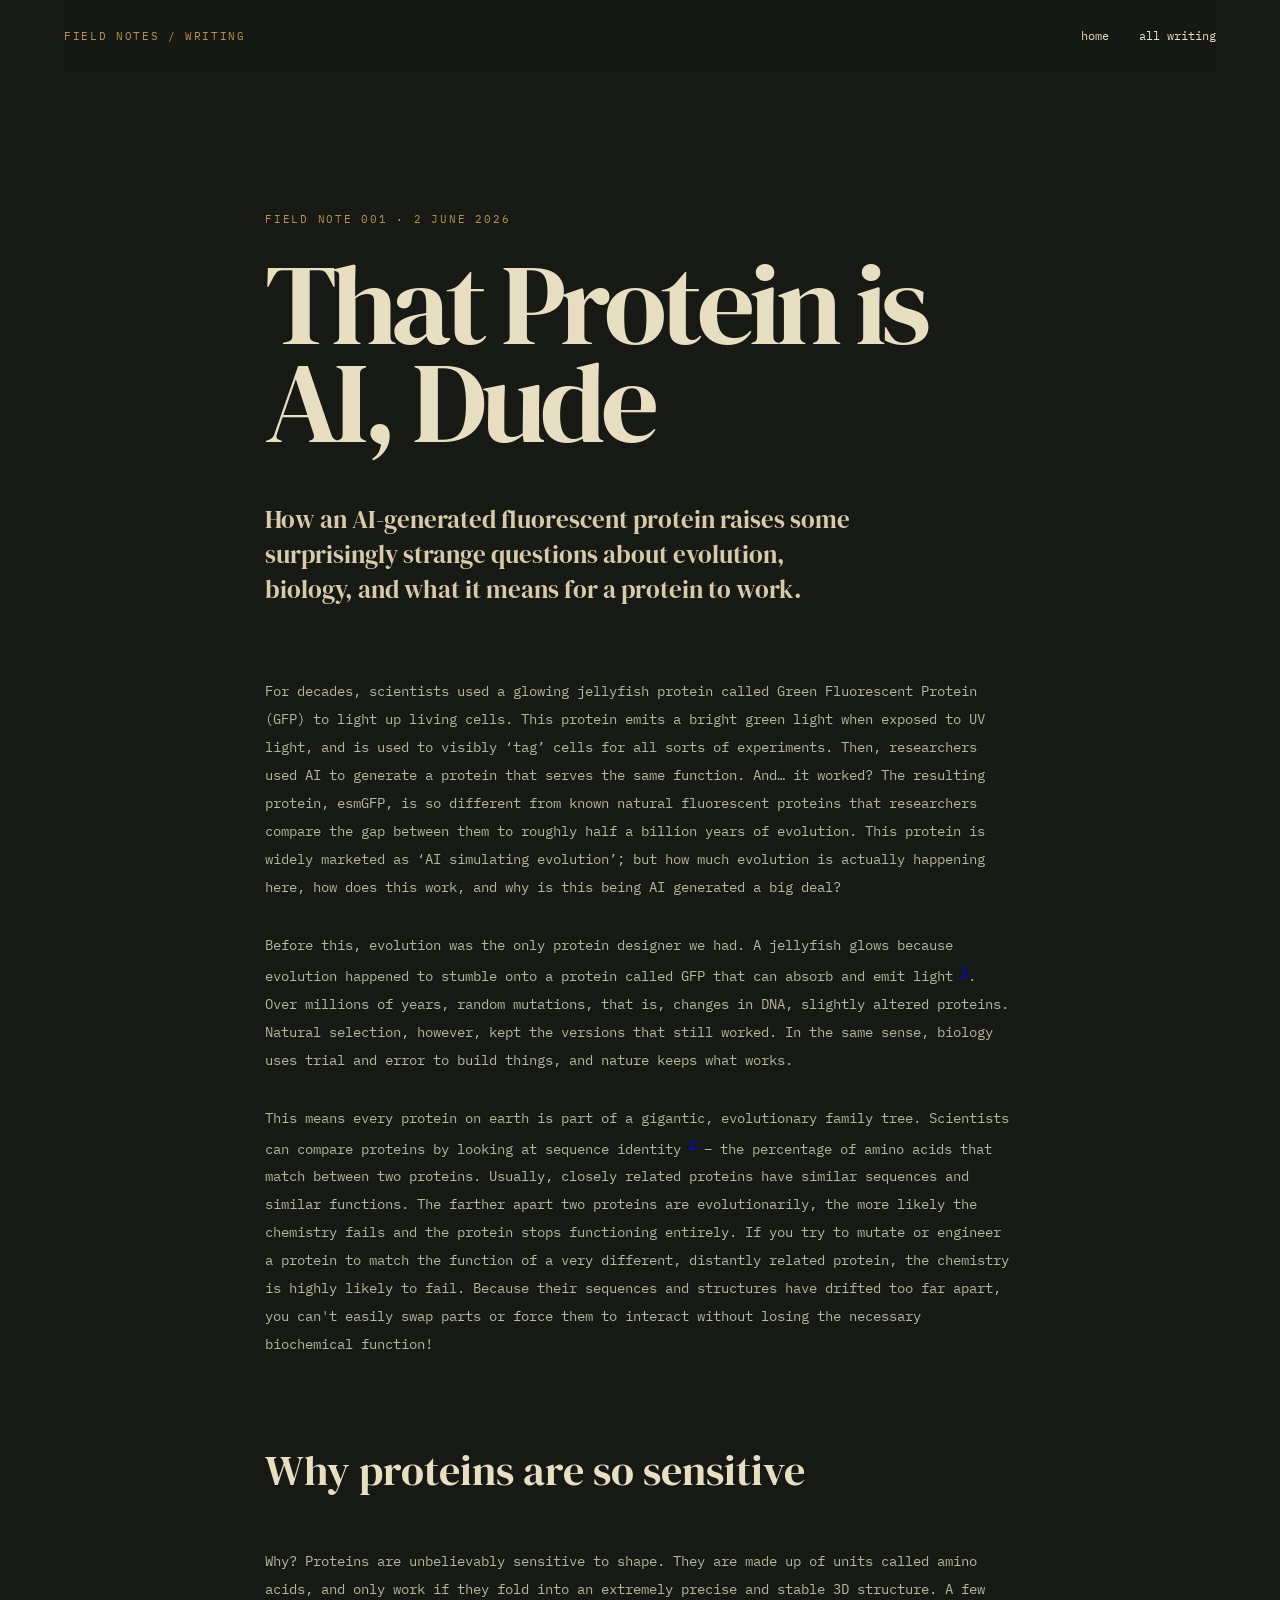
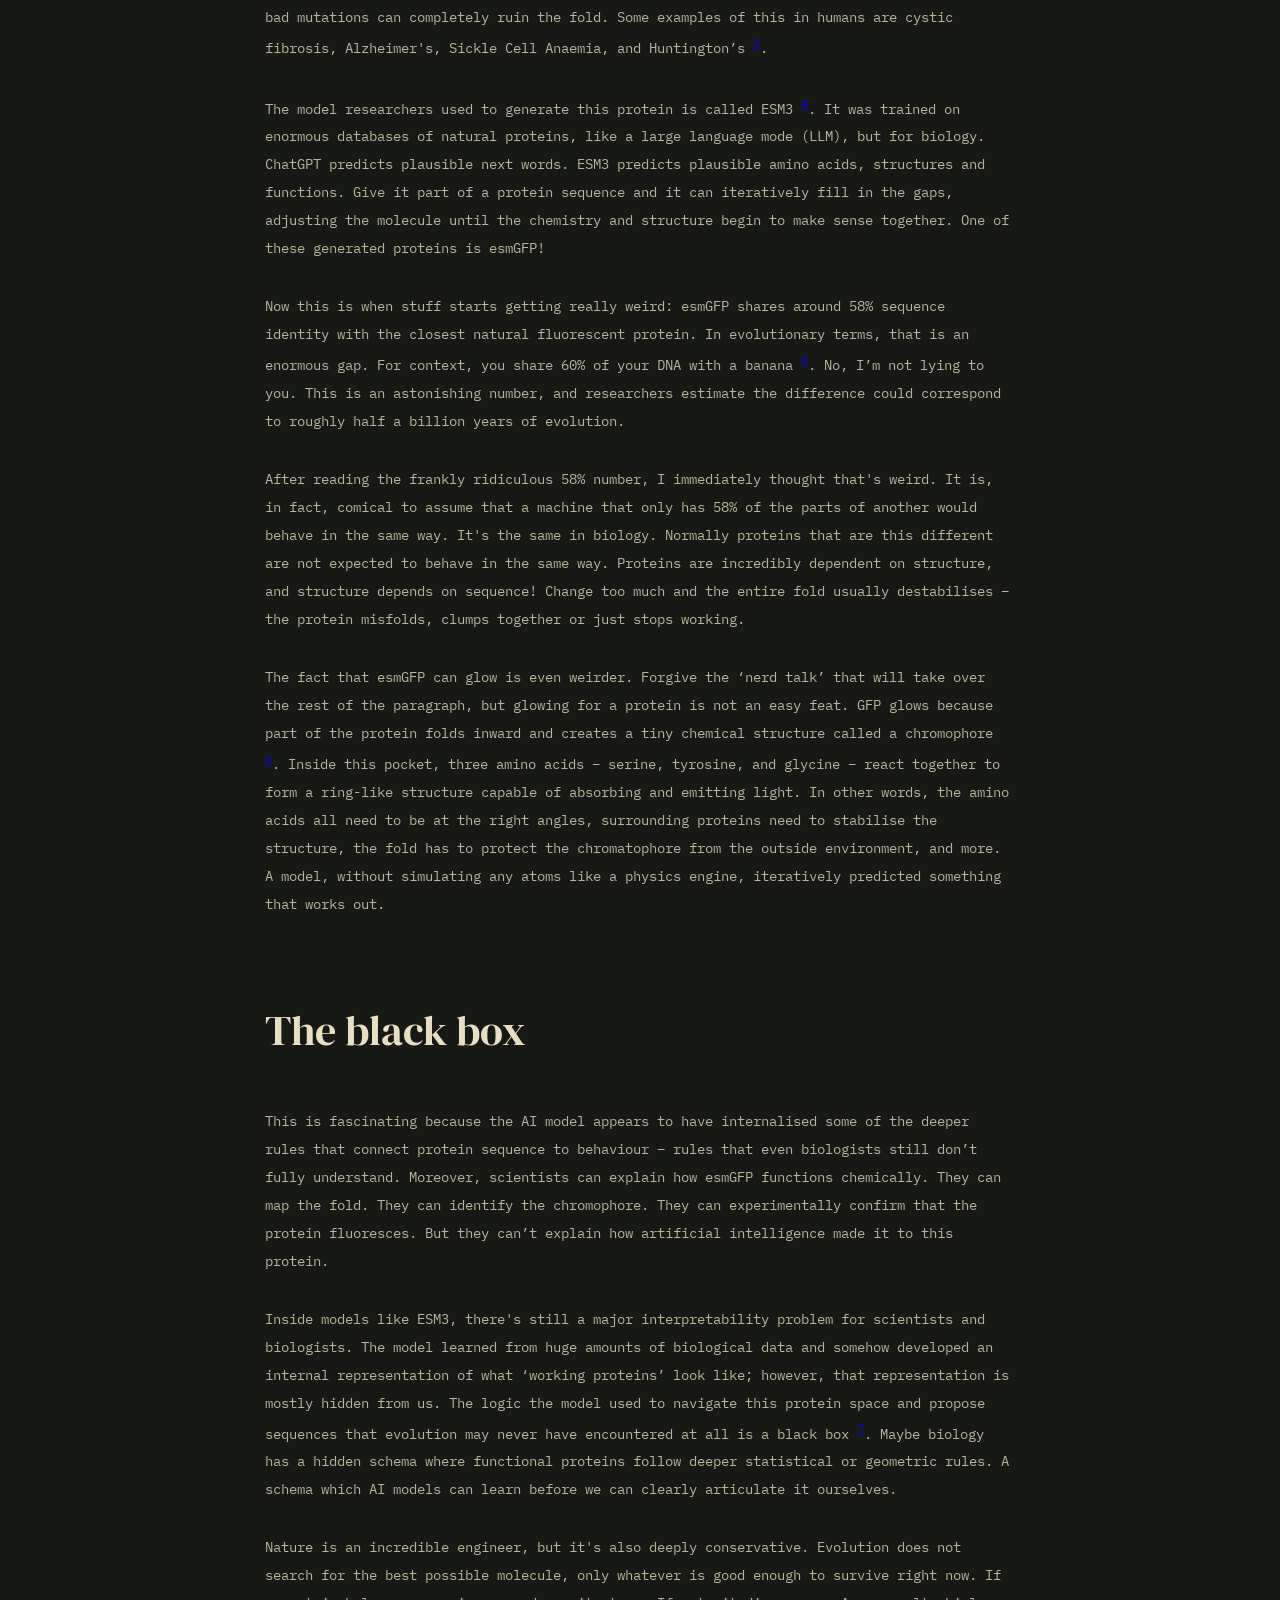
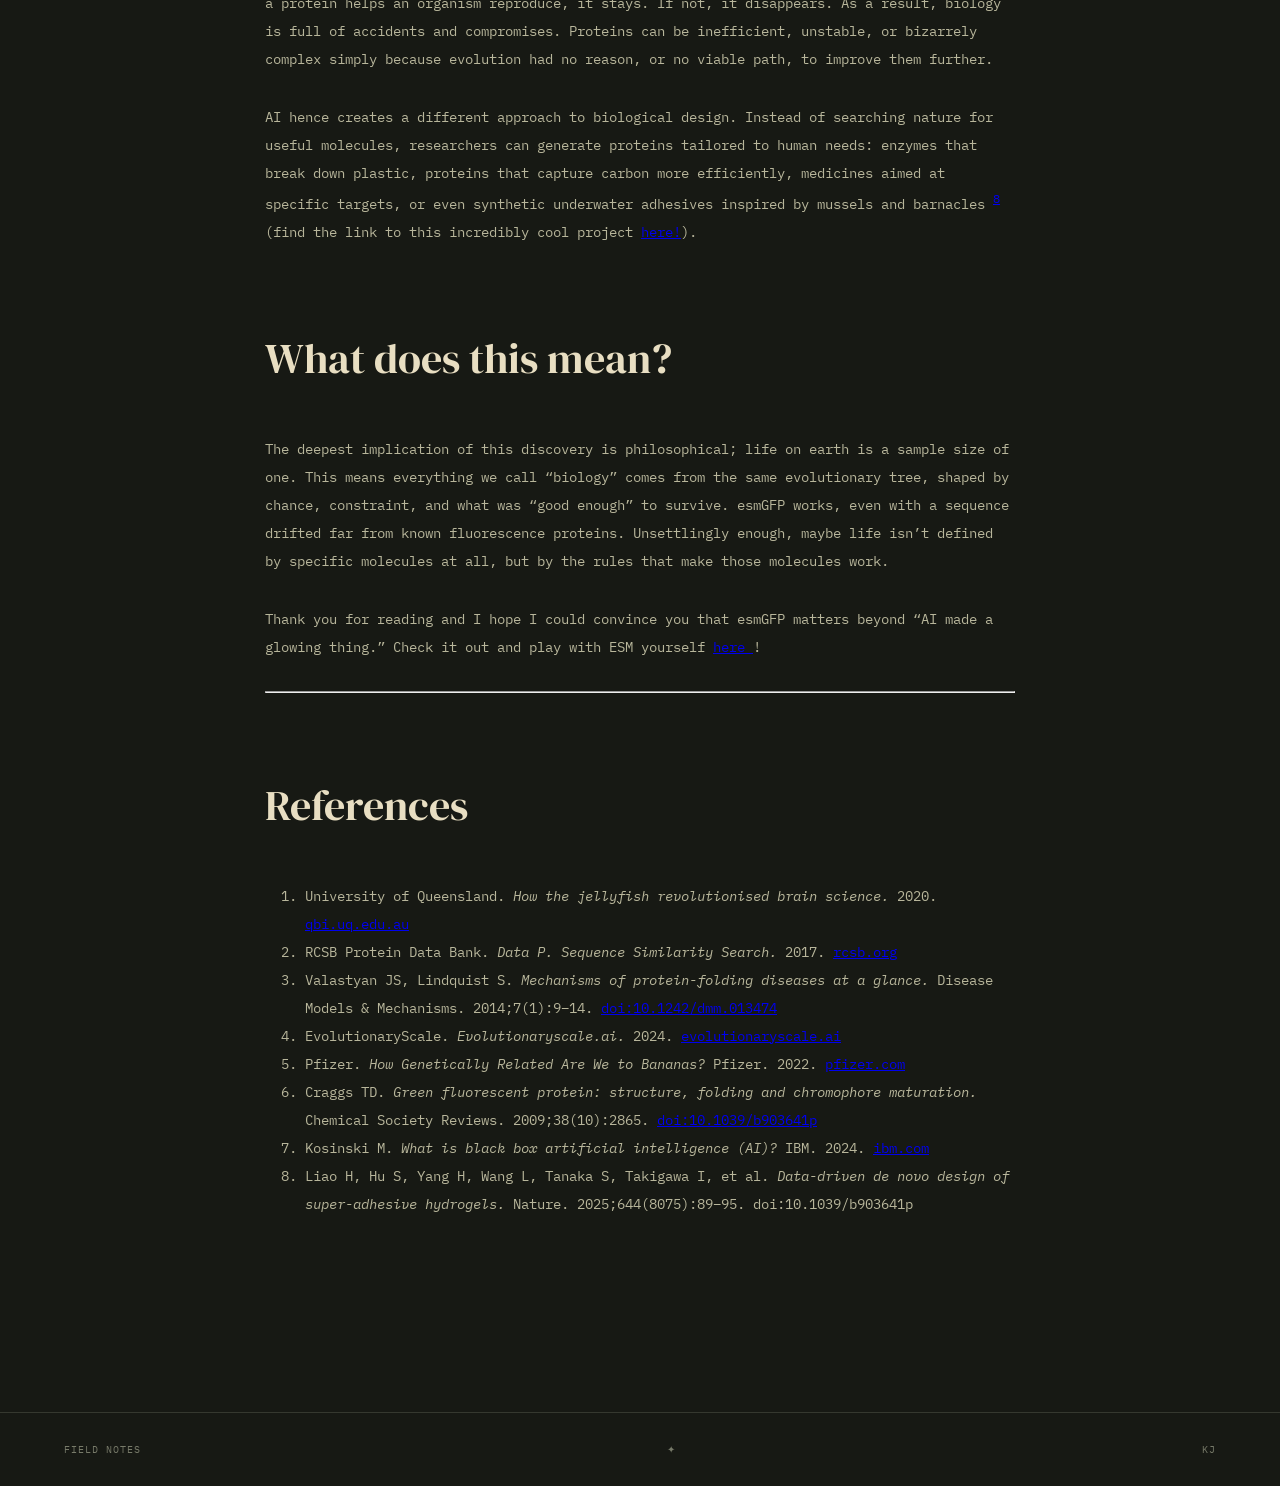
<file: writing/my-first-post/index.html>
<!DOCTYPE html>
<html lang="en">

<head>

    <meta charset="UTF-8">

    <meta
        name="viewport"
        content="width=device-width, initial-scale=1.0"
    >

    <title>That Protein is AI, Dude — KJ</title>

    <link rel="preconnect" href="https://fonts.googleapis.com">
    <link rel="preconnect" href="https://fonts.gstatic.com" crossorigin>

    <link
        href="https://fonts.googleapis.com/css2?family=DM+Serif+Display&family=IBM+Plex+Mono:wght@400;500&display=swap"
        rel="stylesheet"
    >

    <link rel="stylesheet" href="../../style.css">

</head>


<body>

<header>

    <div class="label">
        FIELD NOTES / WRITING
    </div>

    <nav>

        <a href="../../">
            home
        </a>

        <a href="../">
            all writing
        </a>

    </nav>

</header>


<main>

    <article class="post">

        <p class="kicker">
            FIELD NOTE 001 · 2 JUNE 2026
        </p>

        <h1>
            That Protein is AI, Dude
        </h1>

        <p class="post-intro">
            How an AI-generated fluorescent protein raises some surprisingly
            strange questions about evolution, biology, and what it means
            for a protein to work.
        </p>


        <div class="post-body">

            <p>
                For decades, scientists used a glowing jellyfish protein
                called Green Fluorescent Protein (GFP) to light up living
                cells. This protein emits a bright green light when exposed
                to UV light, and is used to visibly ‘tag’ cells for all sorts
                of experiments. Then, researchers used AI to generate a
                protein that serves the same function. And… it worked?
                The resulting protein, esmGFP, is so different from known
                natural fluorescent proteins that researchers compare the
                gap between them to roughly half a billion years of evolution.
                This protein is widely marketed as ‘AI simulating evolution’;
                but how much evolution is actually happening here, how does
                this work, and why is this being AI generated a big deal?
            </p>


            <p>
                Before this, evolution was the only protein designer we had.
                A jellyfish glows because evolution happened to stumble onto
                a protein called GFP that can absorb and emit light
                <sup><a href="#ref-1">1</a></sup>.
                Over millions of years, random mutations, that is, changes
                in DNA, slightly altered proteins. Natural selection,
                however, kept the versions that still worked. In the same
                sense, biology uses trial and error to build things, and
                nature keeps what works.
            </p>


            <p>
                This means every protein on earth is part of a gigantic,
                evolutionary family tree. Scientists can compare proteins
                by looking at sequence identity
                <sup><a href="#ref-2">2</a></sup>
                – the percentage of amino acids that match between two
                proteins. Usually, closely related proteins have similar
                sequences and similar functions. The farther apart two
                proteins are evolutionarily, the more likely the chemistry
                fails and the protein stops functioning entirely. If you try
                to mutate or engineer a protein to match the function of a
                very different, distantly related protein, the chemistry is
                highly likely to fail. Because their sequences and structures
                have drifted too far apart, you can't easily swap parts or
                force them to interact without losing the necessary
                biochemical function!
            </p>


            <h2>
                Why proteins are so sensitive
            </h2>


            <p>
                Why? Proteins are unbelievably sensitive to shape. They are
                made up of units called amino acids, and only work if they
                fold into an extremely precise and stable 3D structure.
                A few bad mutations can completely ruin the fold. Some
                examples of this in humans are cystic fibrosis, Alzheimer's,
                Sickle Cell Anaemia, and Huntington’s
                <sup><a href="#ref-3">3</a></sup>.
            </p>


            <p>
                The model researchers used to generate this protein is called
                ESM3
                <sup><a href="#ref-4">4</a></sup>.
                It was trained on enormous databases of natural proteins,
                like a large language mode (LLM), but for biology. ChatGPT
                predicts plausible next words. ESM3 predicts plausible amino
                acids, structures and functions. Give it part of a protein
                sequence and it can iteratively fill in the gaps, adjusting
                the molecule until the chemistry and structure begin to make
                sense together. One of these generated proteins is esmGFP!
            </p>


            <p>
                Now this is when stuff starts getting really weird: esmGFP
                shares around 58% sequence identity with the closest natural
                fluorescent protein. In evolutionary terms, that is an enormous
                gap. For context, you share 60% of your DNA with a banana
                <sup><a href="#ref-5">5</a></sup>.
                No, I’m not lying to you. This is an astonishing number, and
                researchers estimate the difference could correspond to
                roughly half a billion years of evolution.
            </p>


            <p>
                After reading the frankly ridiculous 58% number, I immediately
                thought that's weird. It is, in fact, comical to assume that
                a machine that only has 58% of the parts of another would
                behave in the same way. It's the same in biology. Normally
                proteins that are this different are not expected to behave
                in the same way. Proteins are incredibly dependent on
                structure, and structure depends on sequence! Change too much
                and the entire fold usually destabilises – the protein
                misfolds, clumps together or just stops working.
            </p>


            <p>
                The fact that esmGFP can glow is even weirder. Forgive the
                ‘nerd talk’ that will take over the rest of the paragraph,
                but glowing for a protein is not an easy feat. GFP glows
                because part of the protein folds inward and creates a tiny
                chemical structure called a chromophore
                <sup><a href="#ref-6">6</a></sup>.
                Inside this pocket, three amino acids – serine, tyrosine,
                and glycine – react together to form a ring-like structure
                capable of absorbing and emitting light. In other words, the
                amino acids all need to be at the right angles, surrounding
                proteins need to stabilise the structure, the fold has to
                protect the chromatophore from the outside environment, and
                more. A model, without simulating any atoms like a physics
                engine, iteratively predicted something that works out.
            </p>


            <h2>
                The black box
            </h2>


            <p>
                This is fascinating because the AI model appears to have
                internalised some of the deeper rules that connect protein
                sequence to behaviour – rules that even biologists still
                don’t fully understand. Moreover, scientists can explain
                how esmGFP functions chemically. They can map the fold.
                They can identify the chromophore. They can experimentally
                confirm that the protein fluoresces. But they can’t explain
                how artificial intelligence made it to this protein.
            </p>


            <p>
                Inside models like ESM3, there's still a major interpretability
                problem for scientists and biologists. The model learned from
                huge amounts of biological data and somehow developed an
                internal representation of what ‘working proteins’ look like;
                however, that representation is mostly hidden from us. The
                logic the model used to navigate this protein space and propose
                sequences that evolution may never have encountered at all is
                a black box
                <sup><a href="#ref-7">7</a></sup>.
                Maybe biology has a hidden schema where functional proteins
                follow deeper statistical or geometric rules. A schema which
                AI models can learn before we can clearly articulate it
                ourselves.
            </p>


            <p>
                Nature is an incredible engineer, but it's also deeply
                conservative. Evolution does not search for the best possible
                molecule, only whatever is good enough to survive right now.
                If a protein helps an organism reproduce, it stays. If not,
                it disappears. As a result, biology is full of accidents and
                compromises. Proteins can be inefficient, unstable, or
                bizarrely complex simply because evolution had no reason,
                or no viable path, to improve them further.
            </p>


            <p>
                AI hence creates a different approach to biological design.
                Instead of searching nature for useful molecules, researchers
                can generate proteins tailored to human needs: enzymes that
                break down plastic, proteins that capture carbon more
                efficiently, medicines aimed at specific targets, or even
                synthetic underwater adhesives inspired by mussels and
                barnacles
                <sup><a href="#ref-8">8</a></sup>
                (find the link to this incredibly cool project
                <a href="#ref-8">here!</a>).
            </p>


            <h2>
                What does this mean?
            </h2>


            <p>
                The deepest implication of this discovery is philosophical;
                life on earth is a sample size of one. This means everything
                we call “biology” comes from the same evolutionary tree,
                shaped by chance, constraint, and what was “good enough” to
                survive. esmGFP works, even with a sequence drifted far from
                known fluorescence proteins. Unsettlingly enough, maybe life
                isn’t defined by specific molecules at all, but by the rules
                that make those molecules work.
            </p>


            <p>
                Thank you for reading and I hope I could convince you that
                esmGFP matters beyond “AI made a glowing thing.” Check it
                out and play with ESM yourself
                <a href="https://www.evolutionaryscale.ai/" target="_blank" rel="noopener">
                    here
                </a>!
            </p>


            <hr>


            <h2>
                References
            </h2>


            <ol class="references">

                <li id="ref-1">
                    University of Queensland.
                    <em>How the jellyfish revolutionised brain science.</em>
                    2020.
                    <a
                        href="https://qbi.uq.edu.au/brain/nature-discovery/how-jellyfish-revolutionised-brain-science"
                        target="_blank"
                        rel="noopener"
                    >
                        qbi.uq.edu.au
                    </a>
                </li>


                <li id="ref-2">
                    RCSB Protein Data Bank.
                    <em>Data P. Sequence Similarity Search.</em>
                    2017.
                    <a
                        href="https://www.rcsb.org/docs/search-and-browse/advanced-search/sequence-similarity-search"
                        target="_blank"
                        rel="noopener"
                    >
                        rcsb.org
                    </a>
                </li>


                <li id="ref-3">
                    Valastyan JS, Lindquist S.
                    <em>Mechanisms of protein-folding diseases at a glance.</em>
                    Disease Models &amp; Mechanisms.
                    2014;7(1):9–14.
                    <a
                        href="https://doi.org/10.1242/dmm.013474"
                        target="_blank"
                        rel="noopener"
                    >
                        doi:10.1242/dmm.013474
                    </a>
                </li>


                <li id="ref-4">
                    EvolutionaryScale.
                    <em>Evolutionaryscale.ai.</em>
                    2024.
                    <a
                        href="https://www.evolutionaryscale.ai/"
                        target="_blank"
                        rel="noopener"
                    >
                        evolutionaryscale.ai
                    </a>
                </li>


                <li id="ref-5">
                    Pfizer.
                    <em>How Genetically Related Are We to Bananas?</em>
                    Pfizer. 2022.
                    <a
                        href="https://www.pfizer.com/news/articles/how_genetically_related_are_we_to_bananas"
                        target="_blank"
                        rel="noopener"
                    >
                        pfizer.com
                    </a>
                </li>


                <li id="ref-6">
                    Craggs TD.
                    <em>
                        Green fluorescent protein: structure, folding and
                        chromophore maturation.
                    </em>
                    Chemical Society Reviews.
                    2009;38(10):2865.
                    <a
                        href="https://doi.org/10.1039/b903641p"
                        target="_blank"
                        rel="noopener"
                    >
                        doi:10.1039/b903641p
                    </a>
                </li>


                <li id="ref-7">
                    Kosinski M.
                    <em>What is black box artificial intelligence (AI)?</em>
                    IBM. 2024.
                    <a
                        href="https://www.ibm.com/think/topics/black-box-ai"
                        target="_blank"
                        rel="noopener"
                    >
                        ibm.com
                    </a>
                </li>


                <li id="ref-8">
                    Liao H, Hu S, Yang H, Wang L, Tanaka S, Takigawa I, et al.
                    <em>
                        Data-driven de novo design of super-adhesive hydrogels.
                    </em>
                    Nature.
                    2025;644(8075):89–95.
                    doi:10.1039/b903641p
                </li>

            </ol>

        </div>

    </article>

</main>


<footer>

    <span>FIELD NOTES</span>
    <span>✦</span>
    <span>KJ</span>

</footer>

</body>

</html>
</file>
<file: style.css>
:root {
    --night: #171914;
    --moss: #293227;
    --leaf: #667054;

    --gold: #b89250;
    --red: #873d35;

    --linen: #d8cbaa;
    --paper: #e8dec2;
}


/* --------------------------------
   RESET
-------------------------------- */

* {
    box-sizing: border-box;
}

html {
    scroll-behavior: smooth;
}

body {
    margin: 0;

    background: var(--night);
    color: var(--paper);

    font-family:
        "IBM Plex Mono",
        monospace;

    overflow-x: hidden;
}


/* subtle woven texture */

body::before {
    content: "";

    position: fixed;
    inset: 0;

    pointer-events: none;

    opacity: .20;

    z-index: 50;

    background-image:
        repeating-linear-gradient(
            90deg,
            transparent 0,
            transparent 3px,
            rgba(220,210,170,.12) 4px
        ),
        repeating-linear-gradient(
            0deg,
            transparent 0,
            transparent 3px,
            rgba(220,210,170,.08) 4px
        );
}


/* --------------------------------
   HEADER
-------------------------------- */

header {
    position: sticky;
    top: 0;

    z-index: 100;

    width: min(1300px, 90vw);

    margin: auto;

    padding: 28px 0;

    display: flex;
    justify-content: space-between;
    align-items: center;

    background: rgba(23,25,20,.92);

    backdrop-filter: blur(4px);
}

.label {
    font-size: 11px;
    letter-spacing: .15em;
    color: var(--gold);
}
.header-inner {
    width: 100%;
    display: flex;
    justify-content: space-between;
    align-items: center;
}

nav {
    display: flex;
    gap: 30px;
}

nav a {
    color: var(--paper);

    text-decoration: none;

    font-size: 12px;

    transition:
        color .2s ease;
}

nav a:hover {
    color: var(--gold);
}


/* --------------------------------
   DECORATIVE TOP THREAD
-------------------------------- */

.thread {
    position: absolute;

    pointer-events: none;

    z-index: 1;
}

.thread path {
    fill: none;

    stroke: var(--red);

    stroke-width: 2;

    stroke-dasharray: 1000;
    stroke-dashoffset: 1000;

    animation:
        stitch 4s ease forwards;
}

.thread-top {
    width: 50vw;

    right: 0;
    top: 120px;
}

@keyframes stitch {
    to {
        stroke-dashoffset: 0;
    }
}


/* --------------------------------
   HERO
-------------------------------- */

.hero {
    position: relative;

    min-height: 90vh;

    width: min(1300px, 90vw);

    margin: auto;

    display: flex;
    align-items: center;
}

.hero-copy {
    position: relative;

    z-index: 5;

    width: 55%;
}

.kicker {
    font-size: 11px;

    letter-spacing: .16em;

    text-transform: uppercase;

    color: var(--gold);
}

h1 {
    font-family:
        "Fraunces",
        "DM Serif Display",
        serif;

    font-weight: 400;

    font-size:
        clamp(90px, 14vw, 210px);

    line-height: .72;

    letter-spacing: -.05em;

    margin: 35px 0;

    color: var(--paper);
}

.description {
    max-width: 400px;

    line-height: 1.8;

    color: #aaa98e;
}

/* COLOURS OF PAGES*/


.writing-page {
    background: #4f1d24;
}

.code-page{
    background: #0a1d33
}

/* --------------------------------
   BOTANICAL PLACEHOLDERS
-------------------------------- */

.botanical {
    position: absolute;

    color: var(--leaf);

    font-size: 80px;

    z-index: 2;

    pointer-events: none;

    opacity: .7;
}

.botanical-one {
    left: 0;
    bottom: 12%;
}

.botanical-two {
    right: 0;
    bottom: 3%;

    color: var(--red);
}


/* --------------------------------
   PATCHWORK
-------------------------------- */

/*
   These are section decorations rather
   than fixed objects.

   This means they move with the page
   and don't make the whole site feel static.
*/

.floating-patch {
    position: absolute;

    pointer-events: none;

    z-index: 2;

    filter:
        drop-shadow(
            8px 12px 0 rgba(0,0,0,.25)
        );
}

.floating-patch img {
    display: block;

    width: 100%;
    height: auto;
}


/* HERO PATCHWORK 1 */

.hero-patch {
    width: 270px;

    right: 7%;
    top: 25%;

    transform: rotate(7deg);

    animation:
        hero-patch-float 9s ease-in-out infinite;
}

.hero-patch::after {
    content: "";

    position: absolute;

    inset: 5px;

    border: 2px dashed
        rgba(184,146,80,.7);
}

@keyframes hero-patch-float {
    0%,
    100% {
        transform:
            rotate(7deg)
            translateY(0);
    }

    50% {
        transform:
            rotate(4deg)
            translateY(-10px);
    }
}


/* --------------------------------
   WORK SECTION
-------------------------------- */

.work {
    position: relative;
    isolation: isolate;

    width: min(1100px, 85vw);

    margin: auto;

    padding: 150px 0;

    color: var(--night);
}

/* paper */

.work::before {
    content: "";

    position: absolute;

    z-index: -2;

    left: -10vw;
    right: -10vw;

    top: 0;
    bottom: 0;

    background: var(--paper);
}

/* paper grain */

.work::after {
    content: "";

    position: absolute;

    z-index: -1;

    left: -10vw;
    right: -10vw;

    top: 0;
    bottom: 0;

    pointer-events: none;

    opacity: .55;

    background:
        repeating-linear-gradient(
            0deg,
            transparent 0,
            transparent 4px,
            rgba(70,50,25,.10) 5px,
            transparent 6px
        ),
        repeating-linear-gradient(
            90deg,
            transparent 0,
            transparent 5px,
            rgba(70,50,25,.06) 6px,
            transparent 7px
        );
}


/* heading */

.section-heading {
    display: flex;

    align-items: baseline;

    gap: 25px;

    border-bottom:
        1px solid #41443a;

    padding-bottom: 20px;
}

.section-heading span {
    color: var(--gold);

    font-size: 12px;
}

.section-heading h2 {
    font-family:
        "DM Serif Display",
        serif;

    font-size: 45px;

    font-weight: 400;

    margin: 0;
}


/* --------------------------------
   WORK PATCHWORK
-------------------------------- */

.work-patch {
    width: 170px;

    position: absolute;

    right: -60px;
    top: 80px;

    transform: rotate(9deg);

    animation:
        work-patch-float 11s ease-in-out infinite;
}

.work-patch::after {
    content: "";

    position: absolute;

    inset: 5px;

    border: 2px dashed
        rgba(135,61,53,.7);
}

@keyframes work-patch-float {
    0%,
    100% {
        transform:
            rotate(9deg)
            translateY(0);
    }

    50% {
        transform:
            rotate(6deg)
            translateY(8px);
    }
}


/* --------------------------------
   WORK NAVIGATION
-------------------------------- */

/*
   The three links are deliberately
   staggered, but they remain an obvious
   vertical navigation system.
*/

.links {
    position: relative;
    isolation: isolate;

    margin-top: 75px;

    min-height: 760px;
}

/* large woven pattern */

.links::before {
    content: "";

    position: absolute;

    z-index: -1;

    inset: -40px;

    pointer-events: none;

    opacity: .35;

    background:
        repeating-linear-gradient(
            90deg,
            transparent 0,
            transparent 39px,
            rgba(135,61,53,.12) 40px,
            transparent 41px
        ),
        repeating-linear-gradient(
            0deg,
            transparent 0,
            transparent 39px,
            rgba(184,146,80,.12) 40px,
            transparent 41px
        );
}
.links::after {
    content: "";

    position: absolute;

    inset: -30px;

    z-index: -1;

    pointer-events: none;

    opacity: .18;

    background:
        repeating-linear-gradient(
            90deg,
            transparent 0,
            transparent 5px,
            rgba(70,50,25,.12) 6px
        ),
        repeating-linear-gradient(
            0deg,
            transparent 0,
            transparent 5px,
            rgba(70,50,25,.10) 6px
        );
}


/* --------------------------------
   FABRIC LABEL
-------------------------------- */

.fabric-label {
    position: absolute;

    display: block;

    width: 340px;

    min-height: 230px;

    padding: 38px;

    color: var(--night);

    text-decoration: none;

    box-shadow:
        12px 15px 0 rgba(0,0,0,.22);

    border: 1px solid
        rgba(50,45,30,.25);

    transform-origin: 50% 10%;

    transition:
        transform .4s ease,
        box-shadow .4s ease;
}


/* different fabrics */

.label-writing {
    left: 2%;
    top: 20px;

    background:
        var(--linen);

    transform: rotate(-4deg);

    animation:
        label-writing-float 8s ease-in-out infinite;
}

.label-art {
    right: 4%;
    top: 260px;

    background:
        #c6c9ad;

    transform: rotate(3deg);

    animation:
        label-art-float 10s ease-in-out infinite;
}

.label-code {
    left: 22%;
    top: 520px;

    background:
        #b7a778;

    transform: rotate(-2deg);

    animation:
        label-code-float 9s ease-in-out infinite;
}


/* --------------------------------
   LABEL STITCHING
-------------------------------- */

.label-stitch {
    position: absolute;

    pointer-events: none;

    opacity: .85;
}


/* top + bottom */

.stitch-top,
.stitch-bottom {
    left: 12px;
    right: 12px;

    height: 2px;

    background:
        repeating-linear-gradient(
            90deg,
            var(--red) 0 8px,
            transparent 8px 13px
        );
}

.stitch-top {
    top: 9px;
}

.stitch-bottom {
    bottom: 9px;
}


/* left + right */

.stitch-left,
.stitch-right {
    top: 12px;
    bottom: 12px;

    width: 2px;

    background:
        repeating-linear-gradient(
            0deg,
            var(--red) 0 8px,
            transparent 8px 13px
        );
}

.stitch-left {
    left: 9px;
}

.stitch-right {
    right: 9px;
}



/* --------------------------------
   LABEL TEXT
-------------------------------- */

.label-number {
    display: block;

    margin-bottom: 20px;

    font-size: 10px;

    letter-spacing: .15em;

    color: var(--red);
}

.label-title {
    display: block;

    font-family:
        "DM Serif Display",
        serif;

    font-size: 48px;

    line-height: .9;

    margin-bottom: 18px;
}

.label-description {
    display: block;

    max-width: 230px;

    color: #68624f;

    font-size: 11px;

    line-height: 1.6;
}

.label-arrow {
    position: absolute;

    right: 30px;
    bottom: 25px;

    font-size: 28px;

    color: var(--red);

    transition:
        transform .3s ease;
}


/* --------------------------------
   LABEL MOVEMENT
-------------------------------- */

@keyframes label-writing-float {
    0%,
    100% {
        transform:
            rotate(-4deg)
            translateY(0);
    }

    50% {
        transform:
            rotate(-3deg)
            translateY(4px);
    }
}

@keyframes label-art-float {
    0%,
    100% {
        transform:
            rotate(3deg)
            translateY(0);
    }

    50% {
        transform:
            rotate(4deg)
            translateY(-5px);
    }
}

@keyframes label-code-float {
    0%,
    100% {
        transform:
            rotate(-2deg)
            translateY(0);
    }

    50% {
        transform:
            rotate(-3deg)
            translateY(5px);
    }
}


/* hover */

.fabric-label:hover {
    z-index: 10;

    box-shadow:
        20px 25px 0 rgba(0,0,0,.3);
}

.label-writing:hover {
    transform:
        rotate(-1deg)
        translateY(-12px);
}

.label-art:hover {
    transform:
        rotate(5deg)
        translateY(-12px);
}

.label-code:hover {
    transform:
        rotate(-4deg)
        translateY(-12px);
}

.fabric-label:hover .label-arrow {
    transform:
        translate(8px,-8px)
        rotate(-5deg);
}


/* --------------------------------
   ABOUT
-------------------------------- */

.about {
    position: relative;

    min-height: 80vh;

    background:
        var(--moss);

    display: grid;

    grid-template-columns:
        1fr 1fr;

    align-items: center;

    gap: 80px;

    padding: 100px 10vw;
}

.about-image {
    transform:
        rotate(-3deg);
}

.about-image img {
    width: 100%;

    max-height: 600px;

    object-fit: cover;

    box-shadow:
        10px 14px 0 rgba(0,0,0,.2);
}

.about-text {
    max-width: 500px;
}

.about-text h2 {
    font-family:
        "DM Serif Display",
        serif;

    font-weight: 400;

    font-size: 70px;

    line-height: .9;
}

.about-text p:not(.kicker) {
    color: #b8b69b;

    line-height: 1.8;
}


/* --------------------------------
   ELSEWHERE
-------------------------------- */

.elsewhere {
    position: relative;

    min-height: 70vh;

    width: min(900px, 85vw);

    margin: auto;

    padding: 150px 0;
}

.elsewhere h2 {
    font-family:
        "DM Serif Display",
        serif;

    font-weight: 400;

    font-size:
        clamp(50px, 8vw, 100px);

    line-height: .9;

    max-width: 700px;
}

.elsewhere-links {
    display: flex;

    flex-wrap: wrap;

    gap: 15px;
}

.elsewhere-links a {
    border:
        1px solid var(--gold);

    padding:
        15px 25px;

    color: var(--paper);

    text-decoration: none;

    transition:
        background .2s ease,
        color .2s ease;
}

.elsewhere-links a:hover {
    background:
        var(--gold);

    color:
        var(--night);
}


/* --------------------------------
   ELSEWHERE PATCH
-------------------------------- */

.links-patch {
    width: 150px;

    position: absolute;

    right: -80px;
    bottom: 80px;

    transform:
        rotate(-7deg);

    animation:
        elsewhere-patch-float 12s ease-in-out infinite;
}

.links-patch::after {
    content: "";

    position: absolute;

    inset: 5px;

    border:
        2px dashed
        rgba(184,146,80,.7);
}

@keyframes elsewhere-patch-float {
    0%,
    100% {
        transform:
            rotate(-7deg)
            translateY(0);
    }

    50% {
        transform:
            rotate(-3deg)
            translateY(-8px);
    }
}


/* --------------------------------
   FOOTER
-------------------------------- */

footer {
    border-top:
        1px solid #35382f;

    padding:
        30px 5vw;

    display: flex;

    justify-content: space-between;

    color:
        #777a69;

    font-size: 10px;

    letter-spacing: .1em;
}


/* --------------------------------
   REDUCED MOTION
-------------------------------- */

@media (prefers-reduced-motion: reduce) {

    *,
    *::before,
    *::after {
        animation-duration:
            .01ms !important;

        animation-iteration-count:
            1 !important;

        scroll-behavior:
            auto !important;
    }
}
/* --------------------------------
   WRITING / POST PAGES
-------------------------------- */

.post {
    width: min(750px, 85vw);

    margin: auto;

    padding: 130px 0 180px;
}

.post h1 {
    font-size:
        clamp(60px, 9vw, 120px);

    line-height: .85;

    margin:
        30px 0 50px;
}

.post-intro {
    max-width: 600px;

    font-family:
        "DM Serif Display",
        serif;

    font-size: 25px;

    line-height: 1.4;

    color:
        var(--linen);
}

.post-body {
    margin-top: 70px;

    font-size: 14px;

    line-height: 2;

    color: #b8b69b;
}

.post-body h2 {
    margin-top: 70px;

    font-family:
        "DM Serif Display",
        serif;

    font-size: 42px;

    font-weight: 400;

    color:
        var(--paper);
}

.post-body p {
    margin:
        0 0 30px;
}

/* --------------------------------
   MOBILE
-------------------------------- */

@media (max-width: 750px) {

    header {
        width: 90vw;

        padding:
            22px 0;
    }

    nav {
        gap: 15px;
    }


    /* hero */

    .hero {
        min-height:
            760px;

        align-items:
            flex-start;
    }

    .hero-copy {
        width: 100%;

        padding-top:
            90px;
    }

    h1 {
        font-size:
            23vw;
    }


    /* hero patch */

    .hero-patch {
        width: 180px;

        right: -25px;
        top: 52%;
    }


    /* work */

    .work {
        width: 85vw;

        padding:
            100px 0;
    }

    .section-heading h2 {
        font-size:
            35px;
    }

    .links {
        min-height:
            auto;

        display:
            flex;

        flex-direction:
            column;

        gap:
            35px;

        margin-top:
            50px;
    }


    /*
       On mobile the labels become a normal
       readable sequence.
    */

    .fabric-label {
        position:
            relative;

        left:
            auto;

        right:
            auto;

        top:
            auto;

        width:
            100%;

        min-height:
            220px;

        transform:
            none !important;

        animation:
            none;
    }

    .fabric-label:hover {
        transform:
            translateY(-7px) !important;
    }


    /* hide decorative thread on small screens */

    .label-threads {
        display:
            none;
    }


    .work-patch {
        width:
            110px;

        right:
            -25px;

        top:
            70px;
    }


    /* about */

    .about {
        grid-template-columns:
            1fr;

        padding:
            80px 10vw;

        gap:
            50px;
    }

    .about-text h2 {
        font-size:
            55px;
    }


    /* elsewhere */

    .elsewhere {
        padding:
            100px 0;
    }

    .links-patch {
        width:
            100px;

        right:
            -25px;

        bottom:
            40px;
    }


    /* footer */

    footer {
        flex-direction:
            column;

        gap:
            10px;
    }
}
</file>
